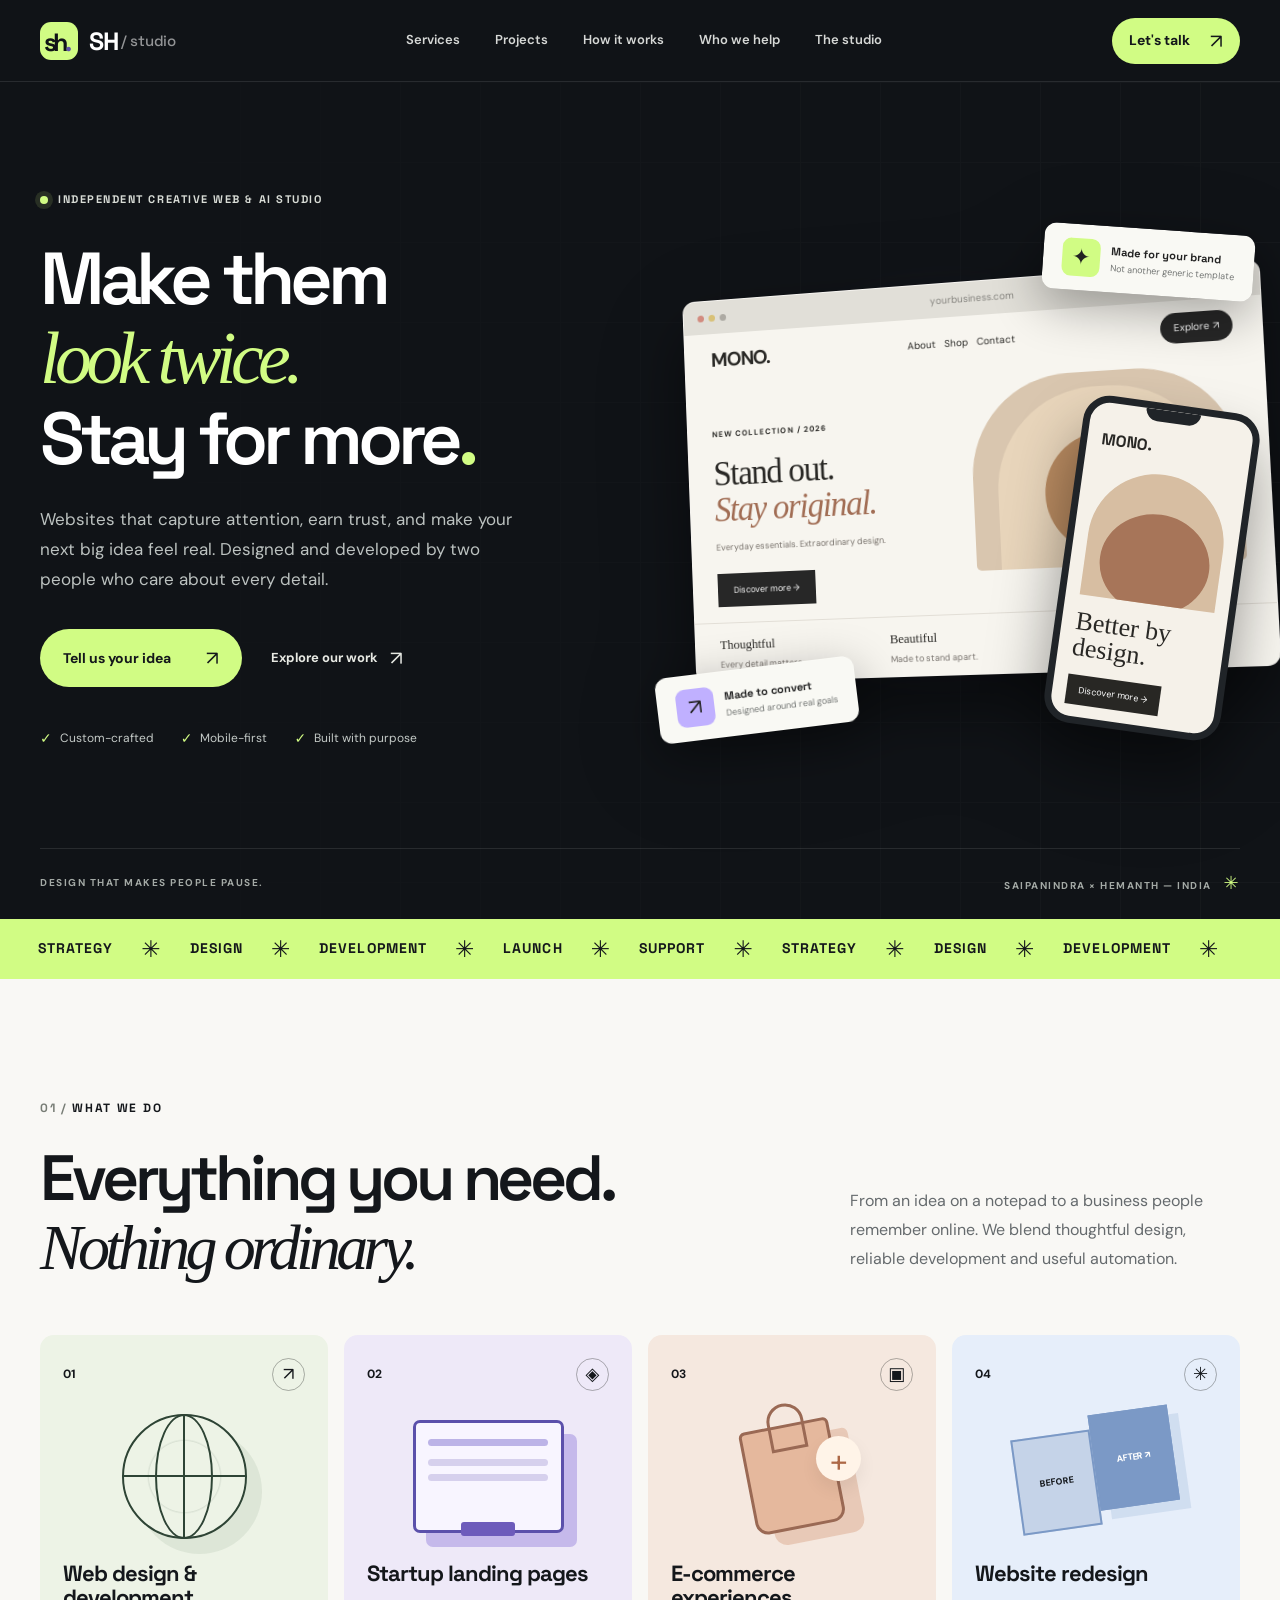
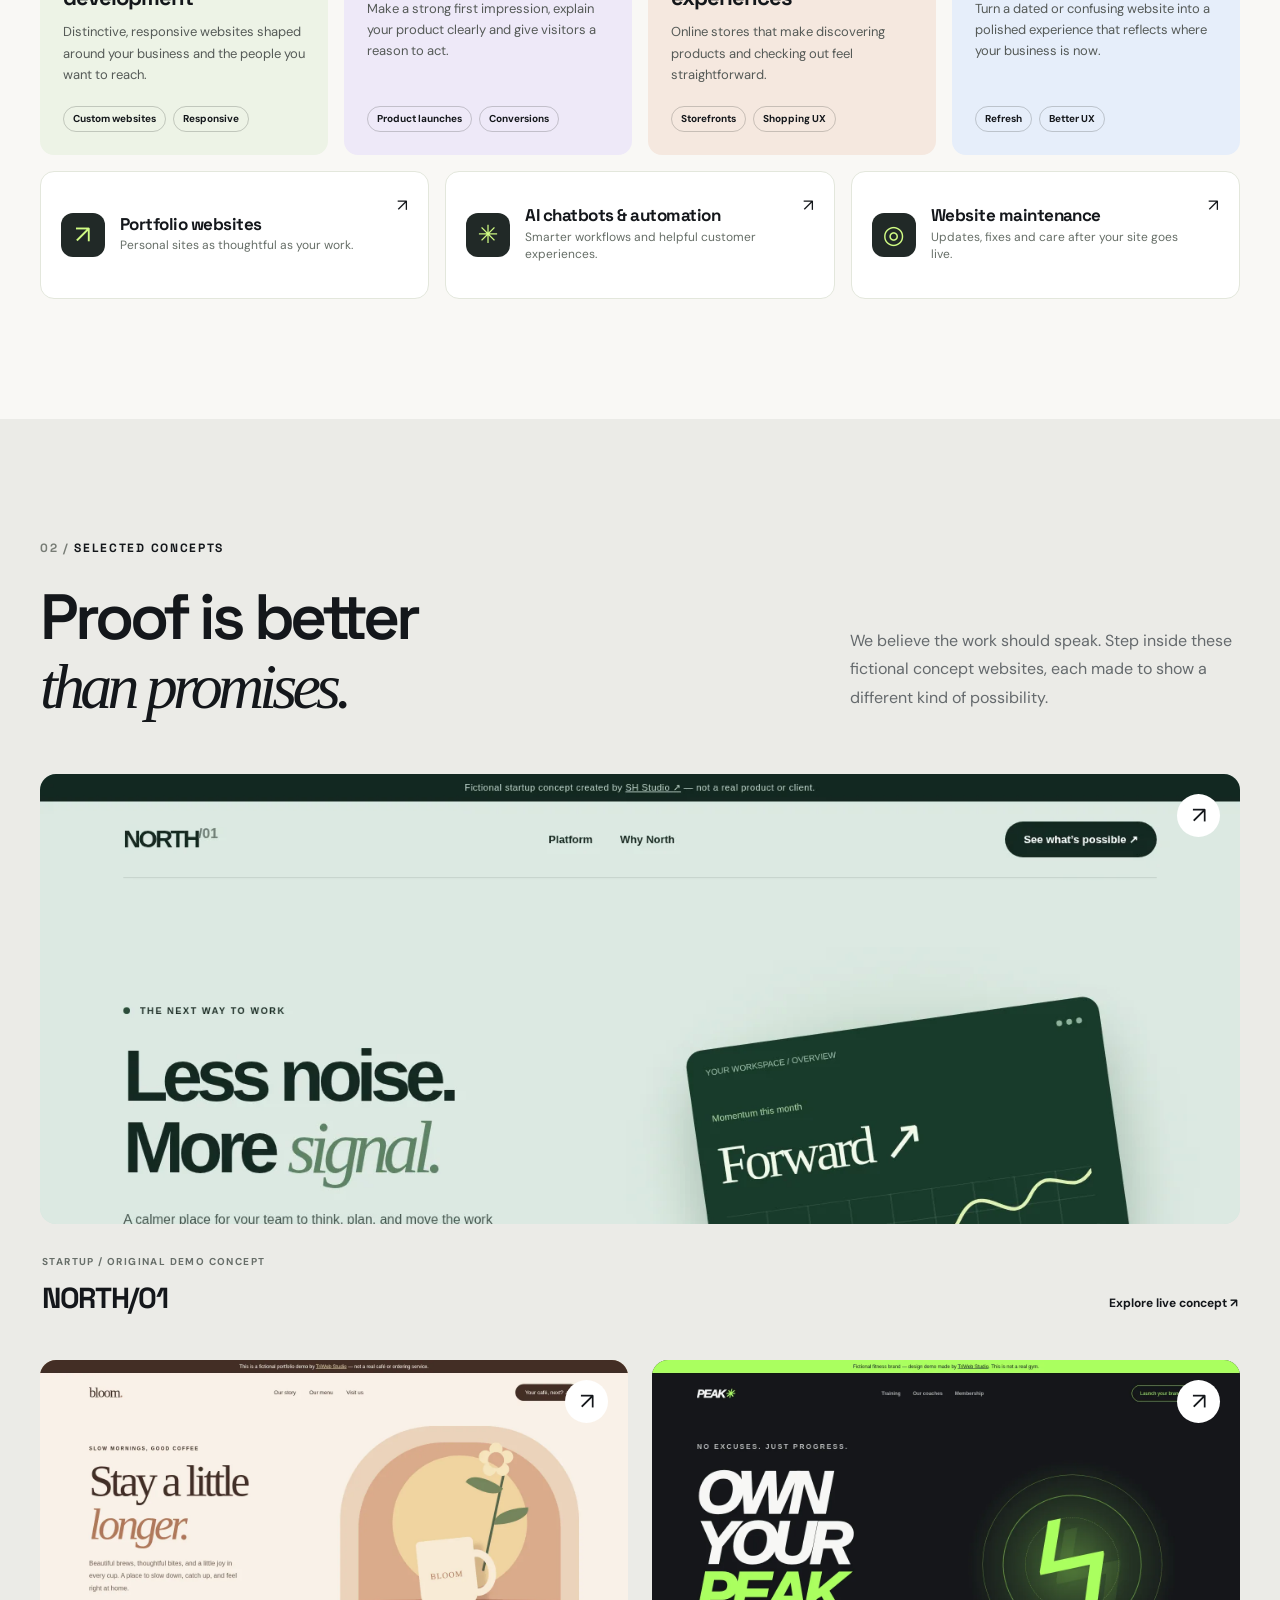
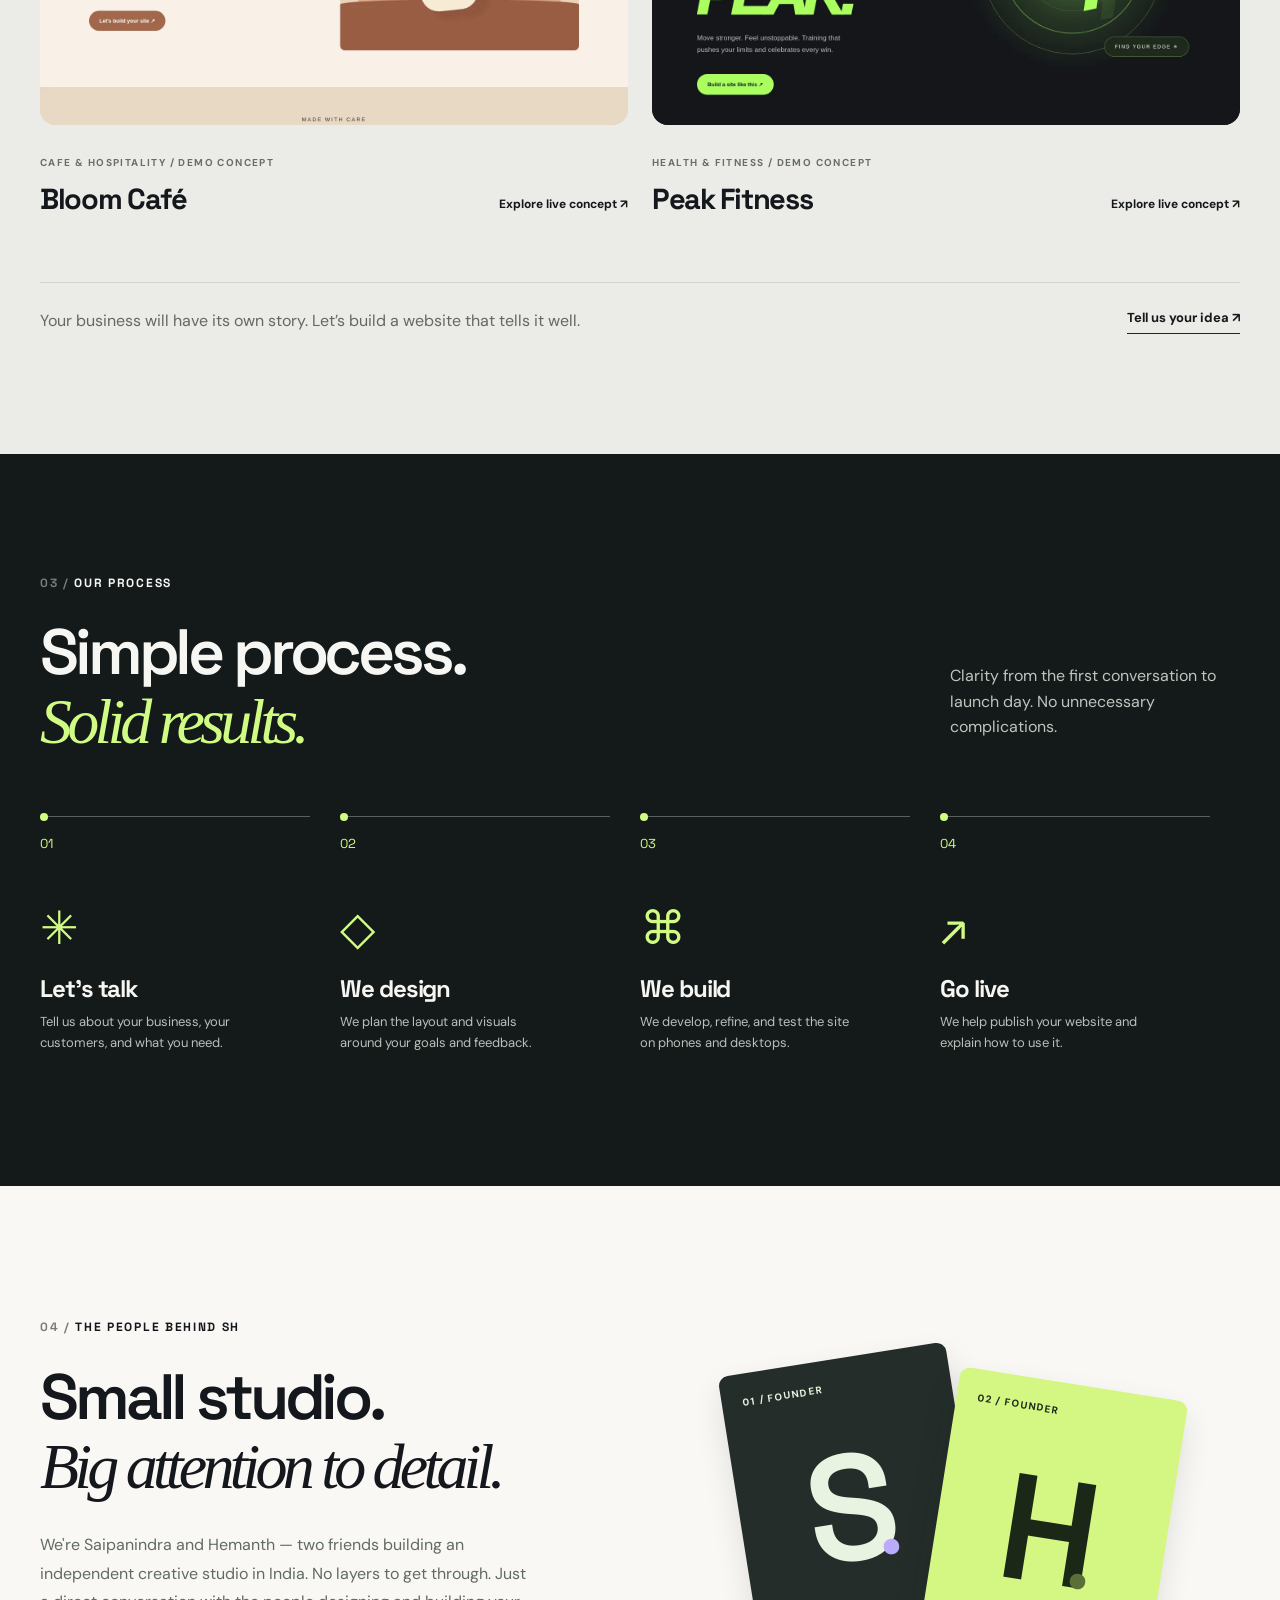
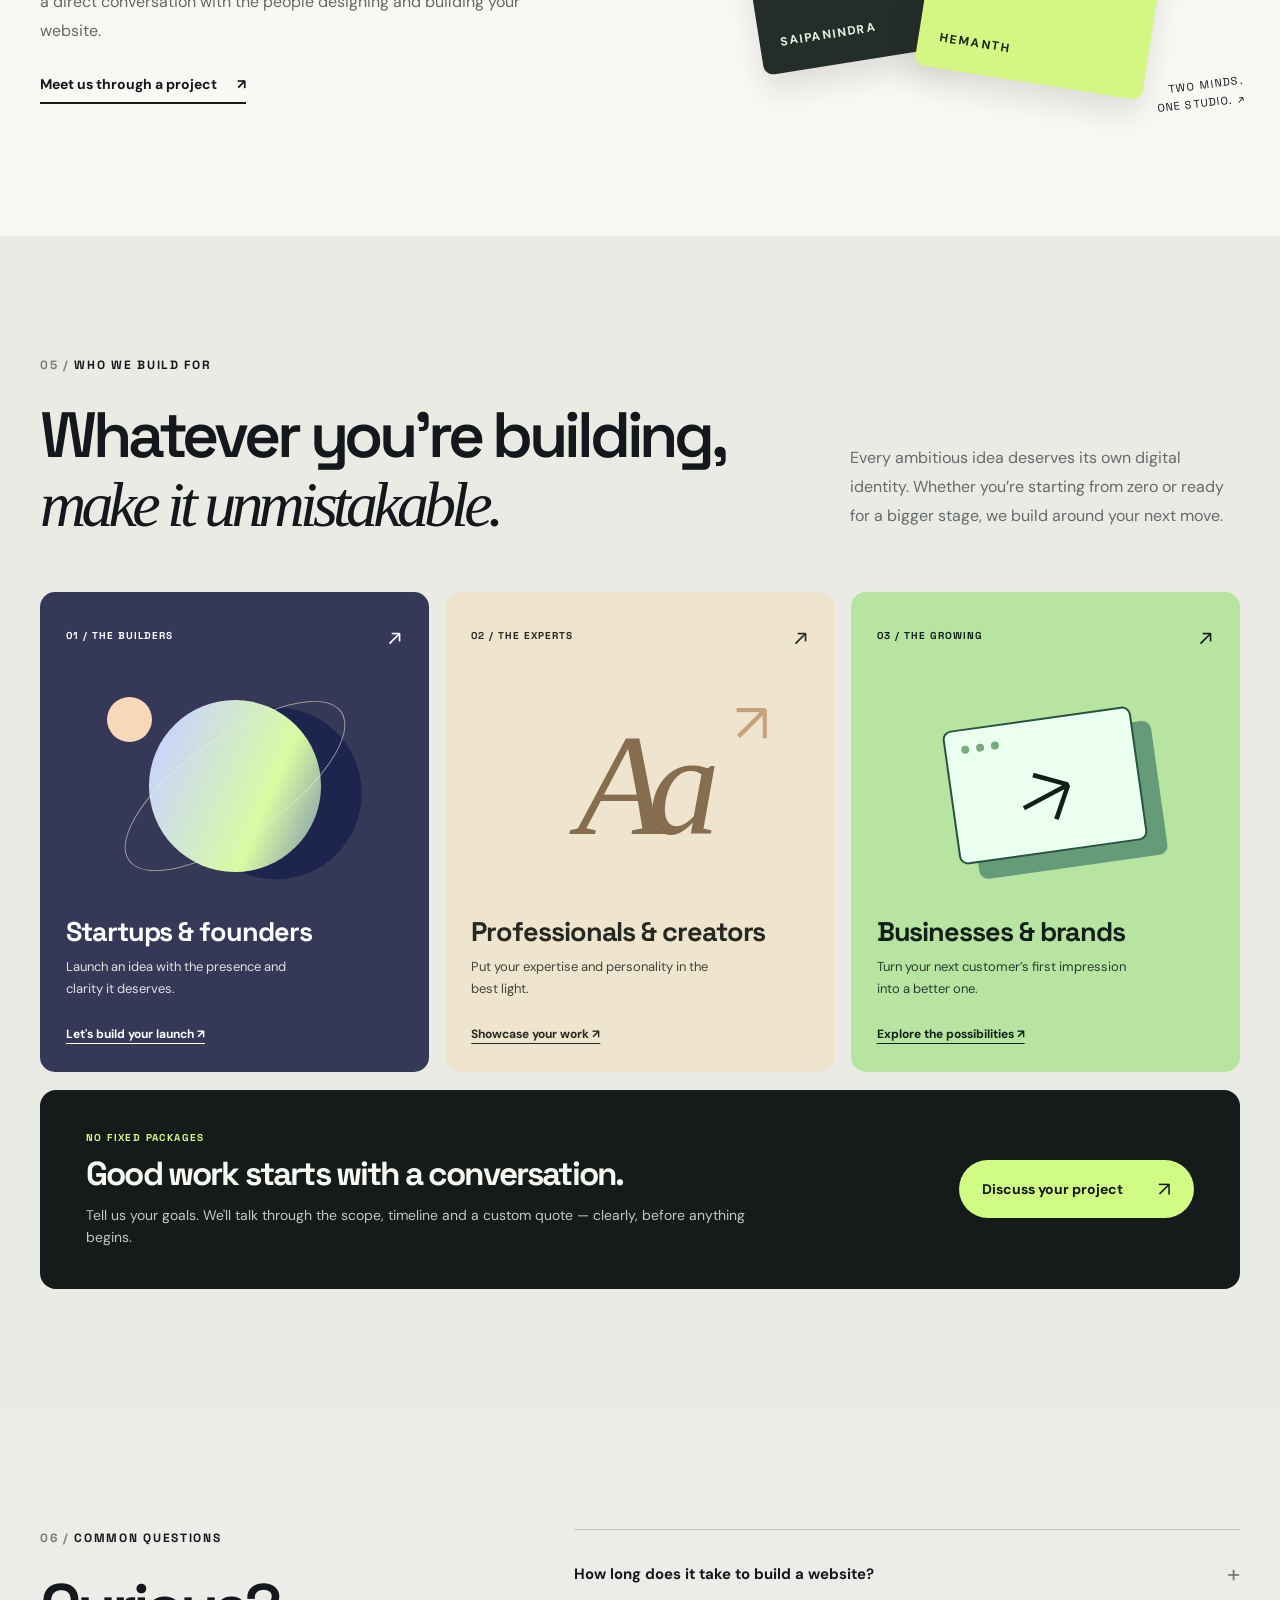
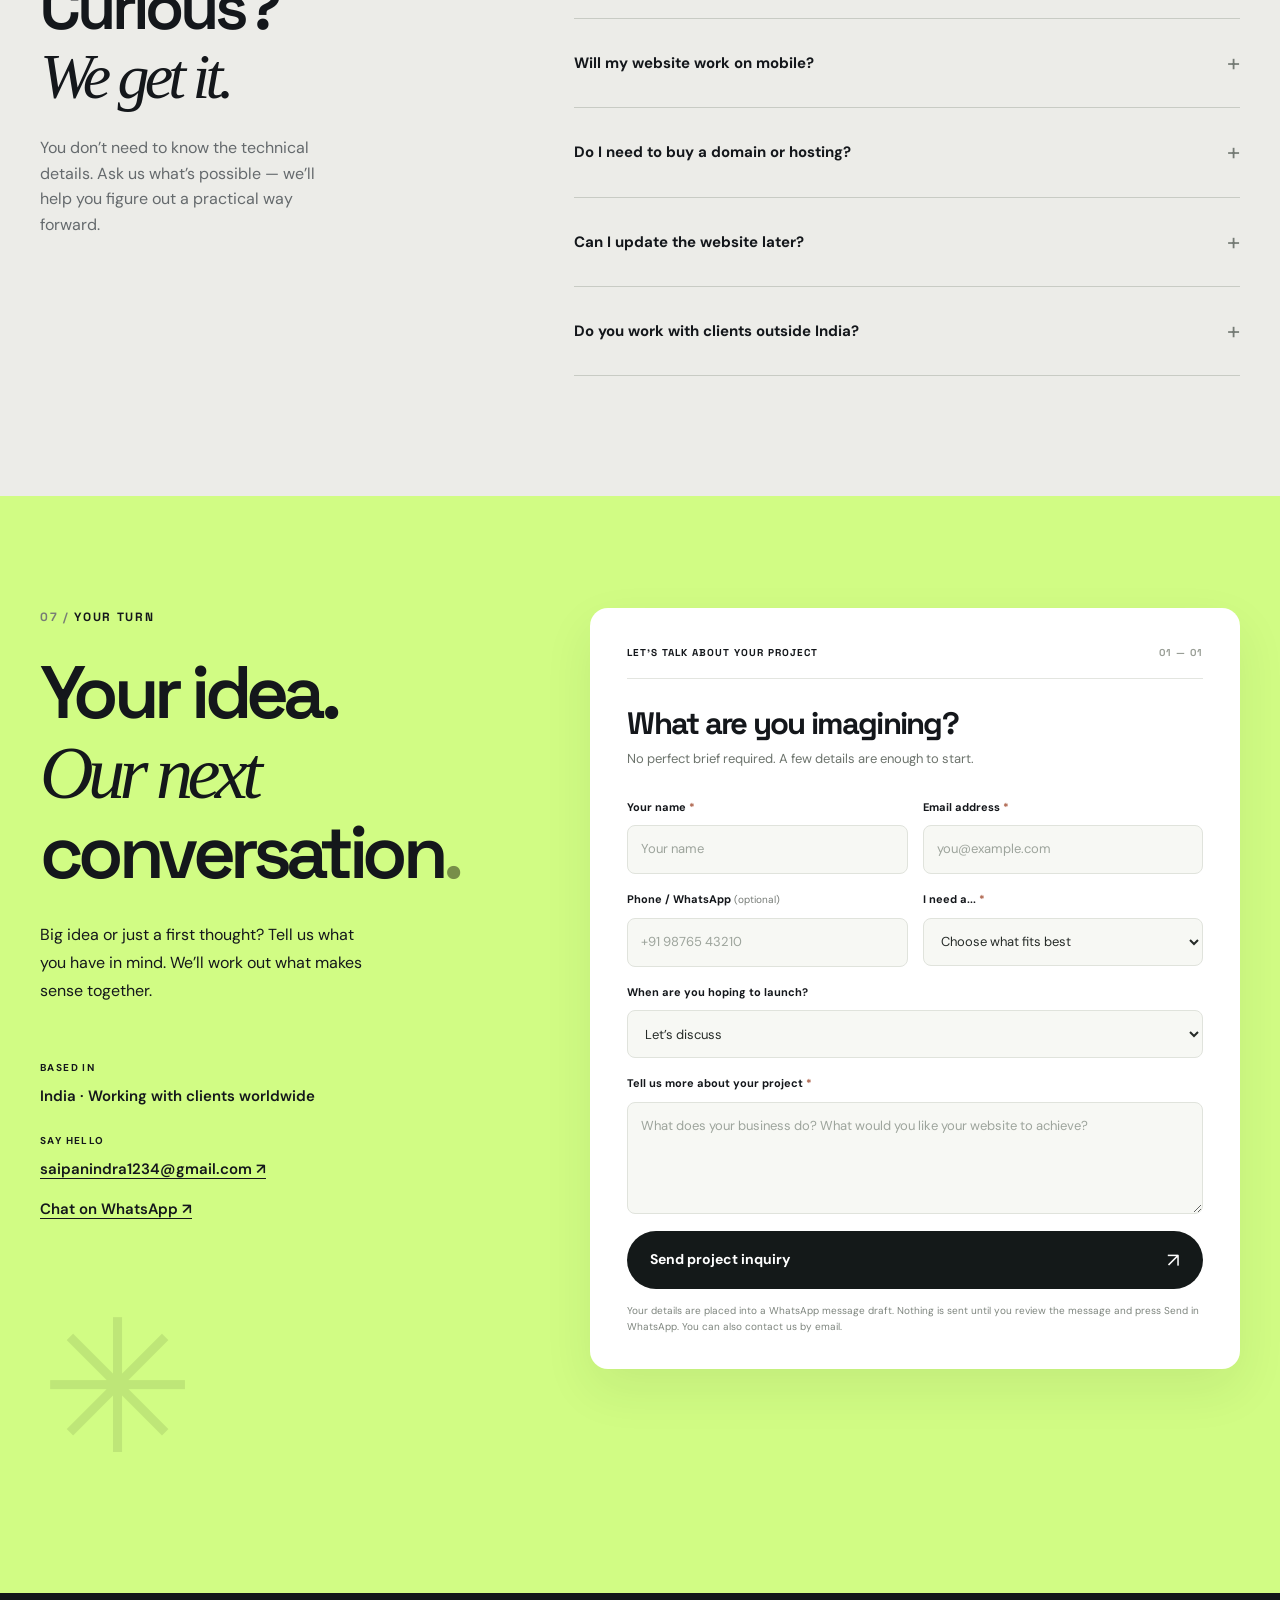
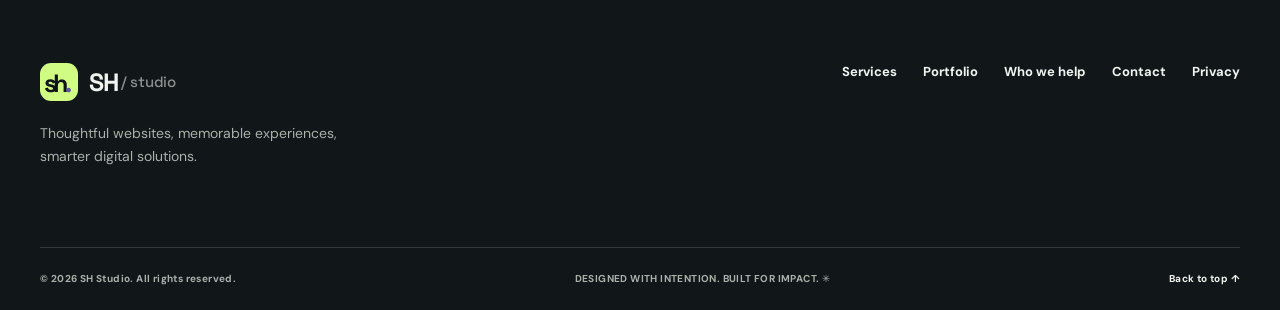
<file: index.html>
<!DOCTYPE html>

<html lang="en">
<head>
<meta charset="utf-8"/>
<meta content="width=device-width, initial-scale=1" name="viewport"/>
<meta content="#101317" name="theme-color"/>
<meta name="color-scheme" content="light"/>
<meta content="SH is an independent creative web &amp; AI studio founded by Saipanindra and Hemanth in India. Distinctive websites, e-commerce, AI automation and ongoing support for startups, professionals and growing brands." name="description"/>
<meta content="website" property="og:type"/>
<meta content="SH Studio" property="og:site_name"/>
<meta content="en_IN" property="og:locale"/>
<meta content="summary_large_image" name="twitter:card"/>
<meta content="SH — Creative websites. Built to be remembered." name="twitter:title"/>
<meta content="Independent creative web and AI studio in India. Thoughtful design, development and useful digital experiences." name="twitter:description"/>
<meta content="assets/og-sh-studio.png" property="og:image"/>
<meta content="assets/og-sh-studio.png" name="twitter:image"/>
<meta content="1200" property="og:image:width"/>
<meta content="630" property="og:image:height"/>
<meta content="SH Studio — Make them look twice. Stay for more." property="og:image:alt"/>
<meta content="SH — Creative websites. Built to be remembered." property="og:title"/>
<meta content="Independent creative web and AI studio. Thoughtful design, development, and intelligent experiences for ambitious brands." property="og:description"/>
<title>SH — Creative websites. Built to be remembered.</title>
<link href="assets/favicon.svg" rel="icon" type="image/svg+xml"/>
<link href="https://fonts.googleapis.com" rel="preconnect"/>
<link crossorigin="" href="https://fonts.gstatic.com" rel="preconnect"/>
<link href="https://fonts.googleapis.com/css2?family=DM+Sans:wght@400;500;600;700&amp;family=Space+Grotesk:wght@400;500;600;700&amp;display=swap" rel="stylesheet"/>
<link href="styles.css" rel="stylesheet"/>
<script defer="" src="site-config.js"></script>
<script defer="" src="script.js"></script>
</head>
<body>
<a class="skip-link" href="#main">Skip to content</a>
<header class="site-header" id="top">
<div class="container header-inner">
<a aria-label="SH Studio — back to top" class="brand" href="#top">
<span aria-hidden="true" class="brand-mark"><span class="sh-mark-letter">sh<span class="sh-mark-dot">.</span></span></span>
<span data-brand-short="">SH</span><span class="brand-sub">/ studio</span>
</a>
<nav aria-label="Main navigation" class="desktop-nav">
<a href="#services">Services</a>
<a href="#work">Projects</a>
<a href="#process">How it works</a>
<a href="#who-for">Who we help</a>
<a href="#studio">The studio</a></nav>
<a class="btn btn-small btn-lime header-cta" href="#contact">Let's talk <span aria-hidden="true">↗</span></a>
<button aria-controls="mobileNav" aria-expanded="false" aria-label="Open navigation" class="menu-toggle" id="menuToggle" type="button">
<span></span><span></span><span></span>
</button>
</div>
<nav aria-label="Mobile navigation" class="mobile-nav" hidden="" id="mobileNav">
<a href="#services">Services</a>
<a href="#work">Projects</a>
<a href="#process">How it works</a>
<a href="#who-for">Who we help</a>
<a href="#contact">Get a quote</a><a href="#studio">The studio</a>
</nav>
</header>
<main id="main">
<section class="hero">
<div class="hero-grid"></div>
<div class="container hero-inner">
<div class="hero-copy">
<span class="eyebrow eyebrow-dark"><span class="eyebrow-dot"></span> INDEPENDENT CREATIVE WEB &amp; AI STUDIO</span>
<h1>Make them<br/><em>look twice.</em><br/>Stay for more<span class="hero-period">.</span></h1>
<p class="hero-description">Websites that capture attention, earn trust, and make your next big idea feel real. Designed and developed by two people who care about every detail.</p>
<div class="hero-actions">
<a class="btn btn-lime" href="#contact">Tell us your idea <span aria-hidden="true">↗</span></a>
<a class="hero-secondary" href="#work">Explore our work <span aria-hidden="true">↗</span></a>
</div>
<div aria-label="What we prioritize" class="hero-features"><span><span class="check-badge">✓</span> Custom-crafted</span><span><span class="check-badge">✓</span> Mobile-first</span><span><span class="check-badge">✓</span> Built with purpose</span></div>
</div>
<div aria-label="Illustration of responsive websites" class="hero-visual">
<div class="hero-orbit orbit-one"></div><div class="hero-orbit orbit-two"></div>
<div class="floating-badge badge-top"><span class="badge-icon">✦</span><span><strong>Made for your brand</strong><small>Not another generic template</small></span></div>
<div class="mock-browser">
<div class="mock-browser-top"><div class="browser-dots"><i></i><i></i><i></i></div><span>yourbusiness.com</span><span class="browser-menu">☰</span></div>
<div class="mock-page">
<div class="mock-nav"><b>MONO.</b><span>About   Shop   Contact</span><span class="mock-nav-button">Explore ↗</span></div>
<div class="mock-main"><div class="mock-main-copy"><span>NEW COLLECTION / 2026</span><strong>Stand out.<br/><i>Stay original.</i></strong><p>Everyday essentials. Extraordinary design.</p><div class="mock-fake-button">Discover more →</div></div><div class="mock-main-art"><div class="mock-arch"><div class="mock-sun"></div><div class="mock-vase"><i></i></div></div></div></div>
<div class="mock-bottom"><div><b>Thoughtful</b><span>Every detail matters.</span></div><div><b>Beautiful</b><span>Made to stand apart.</span></div><div><b>Simple</b><span>Less, but better.</span></div></div>
</div>
</div>
<div class="mobile-preview"><div class="phone-top"></div><div class="phone-content"><b>MONO.</b><div class="mobile-arch"><div class="mobile-sun"></div></div><strong>Better by<br/>design.</strong><span>Discover more →</span></div></div>
<div class="floating-badge badge-bottom"><span class="badge-icon purple">↗</span><span><strong>Made to convert</strong><small>Designed around real goals</small></span></div>
</div>
</div>
<div class="container hero-footnote"><span>DESIGN THAT MAKES PEOPLE PAUSE.</span><span>SAIPANINDRA × HEMANTH — INDIA <span aria-hidden="true">✳</span></span></div>
</section>
<section aria-label="Studio strengths" class="ticker"><div class="ticker-inner"><span>STRATEGY <b>✳</b> DESIGN <b>✳</b> DEVELOPMENT <b>✳</b> LAUNCH <b>✳</b> SUPPORT <b>✳</b> STRATEGY <b>✳</b> DESIGN <b>✳</b> DEVELOPMENT <b>✳</b></span></div></section>
<section class="section section-services" id="services">
<div class="container">
<div class="section-heading two-col"><div><p class="section-kicker"><span>01 / </span> WHAT WE DO</p><h2>Everything you need.<br/><span class="serif-italic">Nothing ordinary.</span></h2></div><p class="heading-description">From an idea on a notepad to a business people remember online. We blend thoughtful design, reliable development and useful automation.</p></div>
<div class="service-grid">
<article class="service-card"><div class="service-top"><span class="service-num">01</span><span class="service-icon">↗</span></div><div class="service-shape shape-globe"><span></span><span></span><span></span></div><h3>Web design &amp; development</h3><p>Distinctive, responsive websites shaped around your business and the people you want to reach.</p><div class="service-tags"><span>Custom websites</span><span>Responsive</span></div></article>
<article class="service-card service-card-purple"><div class="service-top"><span class="service-num">02</span><span class="service-icon">◈</span></div><div class="service-shape shape-landing"><span class="landing-box"></span><span class="landing-line"></span><span class="landing-btn"></span></div><h3>Startup landing pages</h3><p>Make a strong first impression, explain your product clearly and give visitors a reason to act.</p><div class="service-tags"><span>Product launches</span><span>Conversions</span></div></article>
<article class="service-card service-card-peach"><div class="service-top"><span class="service-num">03</span><span class="service-icon">▣</span></div><div class="service-shape shape-commerce"><span class="shop-bag"><i></i></span><span class="shop-price">+</span></div><h3>E-commerce experiences</h3><p>Online stores that make discovering products and checking out feel straightforward.</p><div class="service-tags"><span>Storefronts</span><span>Shopping UX</span></div></article>
<article class="service-card service-card-blue"><div class="service-top"><span class="service-num">04</span><span class="service-icon">✳</span></div><div class="service-shape shape-redesign"><span>BEFORE</span><span>AFTER ↗</span></div><h3>Website redesign</h3><p>Turn a dated or confusing website into a polished experience that reflects where your business is now.</p><div class="service-tags"><span>Refresh</span><span>Better UX</span></div></article>
</div><div aria-label="More studio services" class="service-extras">
<a class="extra-service" data-service-cta="Portfolio website" href="#contact"><span class="extra-icon">↗</span><span><strong>Portfolio websites</strong><small>Personal sites as thoughtful as your work.</small></span><span class="extra-arrow">↗</span></a>
<a class="extra-service" data-service-cta="AI chatbot &amp; automation" href="#contact"><span class="extra-icon">✳</span><span><strong>AI chatbots &amp; automation</strong><small>Smarter workflows and helpful customer experiences.</small></span><span class="extra-arrow">↗</span></a>
<a class="extra-service" data-service-cta="Website maintenance" href="#contact"><span class="extra-icon">◎</span><span><strong>Website maintenance</strong><small>Updates, fixes and care after your site goes live.</small></span><span class="extra-arrow">↗</span></a>
</div>
</div>
</section>
<section class="section section-work" id="work">
<div class="container">
<div class="section-heading two-col"><div><p class="section-kicker"><span>02 / </span> SELECTED CONCEPTS</p><h2>Proof is better<br/><span class="serif-italic">than promises.</span></h2></div><p class="heading-description">We believe the work should speak. Step inside these fictional concept websites, each made to show a different kind of possibility.</p></div>
<div class="work-grid"><a aria-label="Open NORTH/01 startup website concept in a new tab" class="work-card work-card-startup" href="demos/north01.html" rel="noopener noreferrer" target="_blank">
<div class="work-art work-art-startup"><img alt="Preview of the NORTH/01 startup software concept website" decoding="async" height="900" width="1440" loading="lazy" src="assets/north01-preview.webp"/><span aria-hidden="true" class="work-open">↗</span></div>
<div class="work-meta"><div><span class="work-type">STARTUP / ORIGINAL DEMO CONCEPT</span><h3>NORTH/01</h3></div><span class="work-link">Explore live concept ↗</span></div></a>
<a aria-label="Open Bloom Cafe website concept in new tab" class="work-card" href="demos/bloom-cafe.html" rel="noopener noreferrer" target="_blank">
<div class="work-art work-art-cafe"><img alt="Preview of the Bloom Cafe concept website" decoding="async" height="900" width="1440" loading="lazy" src="assets/bloom-preview.webp"/><span aria-hidden="true" class="work-open">↗</span></div>
<div class="work-meta"><div><span class="work-type">CAFE &amp; HOSPITALITY / DEMO CONCEPT</span><h3>Bloom Café</h3></div><span class="work-link">Explore live concept ↗</span></div>
</a>
<a aria-label="Open Peak Fitness website concept in new tab" class="work-card" href="demos/peak-fitness.html" rel="noopener noreferrer" target="_blank">
<div class="work-art work-art-fitness"><img alt="Preview of the Peak Fitness concept website" decoding="async" height="900" width="1440" loading="lazy" src="assets/peak-preview.webp"/><span aria-hidden="true" class="work-open">↗</span></div>
<div class="work-meta"><div><span class="work-type">HEALTH &amp; FITNESS / DEMO CONCEPT</span><h3>Peak Fitness</h3></div><span class="work-link">Explore live concept ↗</span></div>
</a>
</div>
<div class="work-footer"><p>Your business will have its own story. Let’s build a website that tells it well.</p><a href="#contact">Tell us your idea <span aria-hidden="true">↗</span></a></div>
</div>
</section>
<section class="section section-process" id="process"><div class="container"><div class="process-top"><div><p class="section-kicker"><span>03 / </span> OUR PROCESS</p><h2>Simple process.<br/><span class="serif-italic">Solid results.</span></h2></div><p>Clarity from the first conversation to launch day. No unnecessary complications.</p></div><div class="process-grid">
<div class="process-step"><div class="process-line"><span>01</span></div><div class="process-symbol">✳</div><h3>Let's talk</h3><p>Tell us about your business, your customers, and what you need.</p></div>
<div class="process-step"><div class="process-line"><span>02</span></div><div class="process-symbol">◇</div><h3>We design</h3><p>We plan the layout and visuals around your goals and feedback.</p></div>
<div class="process-step"><div class="process-line"><span>03</span></div><div class="process-symbol">⌘</div><h3>We build</h3><p>We develop, refine, and test the site on phones and desktops.</p></div>
<div class="process-step"><div class="process-line"><span>04</span></div><div class="process-symbol">↗</div><h3>Go live</h3><p>We help publish your website and explain how to use it.</p></div>
</div></div></section><section class="section section-founders" id="studio"><div class="container founders-layout"><div class="founders-heading"><p class="section-kicker"><span>04 / </span> THE PEOPLE BEHIND SH</p><h2>Small studio.<br/><span class="serif-italic">Big attention to detail.</span></h2><p>We're Saipanindra and Hemanth — two friends building an independent creative studio in India. No layers to get through. Just a direct conversation with the people designing and building your website.</p><a class="founders-link" href="#contact">Meet us through a project <span aria-hidden="true">↗</span></a></div><div aria-label="Founders Saipanindra and Hemanth" class="founders-art"><div class="founder-card founder-one"><span class="founder-serial">01 / FOUNDER</span><strong>S<span>.</span></strong><span>SAIPANINDRA</span></div><div class="founder-card founder-two"><span class="founder-serial">02 / FOUNDER</span><strong>H<span>.</span></strong><span>HEMANTH</span></div><div class="founder-stamp">TWO MINDS.<br/>ONE STUDIO. ↗</div></div></div></section>
<section class="section section-audience" id="who-for">
<div class="container">
<div class="section-heading two-col"><div><p class="section-kicker"><span>05 / </span> WHO WE BUILD FOR</p><h2>Whatever you’re building,<br/><span class="serif-italic">make it unmistakable.</span></h2></div><p class="heading-description">Every ambitious idea deserves its own digital identity. Whether you’re starting from zero or ready for a bigger stage, we build around your next move.</p></div>
<div class="audience-grid">
<a class="audience-card audience-startups" data-service-cta="Startup landing page" href="#contact"><div class="audience-top"><span>01 / THE BUILDERS</span><span>↗</span></div><div class="audience-art"><span class="art-disc"></span><span class="art-disc-small"></span><span class="art-orbit"></span></div><div><h3>Startups &amp; founders</h3><p>Launch an idea with the presence and clarity it deserves.</p><span class="audience-cta">Let's build your launch ↗</span></div></a>
<a class="audience-card audience-professionals" data-service-cta="Portfolio website" href="#contact"><div class="audience-top"><span>02 / THE EXPERTS</span><span>↗</span></div><div class="audience-art"><span class="art-type">Aa<span>↗</span></span></div><div><h3>Professionals &amp; creators</h3><p>Put your expertise and personality in the best light.</p><span class="audience-cta">Showcase your work ↗</span></div></a>
<a class="audience-card audience-business" data-service-cta="Business website" href="#contact"><div class="audience-top"><span>03 / THE GROWING</span><span>↗</span></div><div class="audience-art"><span class="art-window"><i></i><i></i><i></i><b>→</b></span></div><div><h3>Businesses &amp; brands</h3><p>Turn your next customer’s first impression into a better one.</p><span class="audience-cta">Explore the possibilities ↗</span></div></a>
</div>
<div class="quote-band"><div><p class="section-kicker"><span>NO FIXED PACKAGES</span></p><h3>Good work starts with a conversation.</h3><p>Tell us your goals. We'll talk through the scope, timeline and a custom quote — clearly, before anything begins.</p></div><a class="btn btn-lime" href="#contact">Discuss your project <span aria-hidden="true">↗</span></a></div>
</div></section>
<section class="section section-faq"><div class="container faq-grid"><div><p class="section-kicker"><span>06 / </span> COMMON QUESTIONS</p><h2>Curious?<br/><span class="serif-italic">We get it.</span></h2><p class="faq-intro">You don’t need to know the technical details. Ask us what’s possible — we’ll help you figure out a practical way forward.</p></div><div class="faq-items">
<details><summary>How long does it take to build a website? <span>+</span></summary><p>A simple landing page may take a few days once content is ready. Multi-page websites and stores can take longer. We'll agree on a timeline before starting.</p></details>
<details><summary>Will my website work on mobile? <span>+</span></summary><p>Yes. We design for phones, tablets, and desktops and test responsive layouts before delivery.</p></details>
<details><summary>Do I need to buy a domain or hosting? <span>+</span></summary><p>Most websites need a domain and a hosting arrangement. We'll explain your options; these services may be charged separately.</p></details>
<details><summary>Can I update the website later? <span>+</span></summary><p>That depends on the type of site. We can discuss an easy-to-edit content management system or provide guidance for basic changes.</p></details>
<details><summary>Do you work with clients outside India? <span>+</span></summary><p>Yes, we can discuss remote projects with clients in other countries. Currency, scope, and payment milestones are agreed before work begins.</p></details>
</div></div></section>
<section class="contact-section" id="contact"><div class="container contact-layout"><div class="contact-copy"><p class="section-kicker"><span>07 / </span> YOUR TURN</p><h2>Your idea.<br/><em>Our next</em><br/>conversation<span>.</span></h2><p>Big idea or just a first thought? Tell us what you have in mind. We’ll work out what makes sense together.</p><div class="contact-detail"><span class="contact-detail-label">BASED IN</span><strong data-location="">Hyderabad, India · Working worldwide</strong></div><div class="contact-detail"><span class="contact-detail-label">SAY HELLO</span><a hidden="" href="#contact" id="contactEmailLink">Contact us by email ↗</a><a class="contact-whatsapp" hidden="" href="#contact" id="contactWhatsappLink">Chat on WhatsApp ↗</a><span id="contactEmailPending">Or use the project enquiry form to start a conversation.</span></div><div aria-hidden="true" class="contact-decoration">✳</div></div>
<div class="contact-panel"><div class="contact-panel-header"><span class="panel-eyebrow">LET’S TALK ABOUT YOUR PROJECT</span><span class="panel-step">01 — 01</span></div><h3>What are you imagining?</h3><p class="form-caption">No perfect brief required. A few details are enough to start.</p>
<form action="thank-you.html" data-netlify="true" id="inquiryForm" method="POST" name="project-enquiry" netlify-honeypot="bot-field"><input name="form-name" type="hidden" value="project-enquiry"/><p class="visually-hidden"><label>Do not fill this out: <input autocomplete="off" name="bot-field" tabindex="-1"/></label></p>
<div class="form-row"><div class="field"><label for="clientName">Your name <span>*</span></label><input autocomplete="name" id="clientName" maxlength="100" name="name" placeholder="Your name" required=""/></div><div class="field"><label for="clientEmail">Email address <span>*</span></label><input autocomplete="email" id="clientEmail" maxlength="150" name="email" placeholder="you@example.com" required="" type="email"/></div></div>
<div class="form-row"><div class="field"><label for="clientPhone">Phone / WhatsApp <small>(optional)</small></label><input autocomplete="tel" id="clientPhone" inputmode="tel" maxlength="35" name="phone" placeholder="+91 98765 43210" type="tel"/></div><div class="field"><label for="projectType">I need a... <span>*</span></label><select id="projectType" name="projectType" required=""><option value="">Choose what fits best</option><option>Web design &amp; development</option><option>Business website</option><option>Startup landing page</option><option>E-commerce website</option><option>Website redesign</option><option>Portfolio website</option><option>AI chatbot &amp; automation</option><option>Website maintenance</option><option>Not sure yet</option></select></div></div>
<div class="field"><label for="projectTimeline">When are you hoping to launch?</label><select id="projectTimeline" name="timeline"><option value="Let’s discuss">Let’s discuss</option><option>As soon as practical</option><option>Within 1–2 months</option><option>Still exploring</option></select></div>
<div class="field"><label for="projectMessage">Tell us more about your project <span>*</span></label><textarea id="projectMessage" maxlength="2000" name="message" placeholder="What does your business do? What would you like your website to achieve?" required="" rows="4"></textarea></div>
<div class="form-actions"><button class="btn btn-dark btn-form" id="inquirySubmit" type="submit">Send project inquiry <span aria-hidden="true">↗</span></button><p aria-live="polite" class="form-notice" id="formNotice" role="status"></p></div>
<p class="form-footnote">Your details are placed into a WhatsApp message draft. Nothing is sent until you review the message and press Send in WhatsApp. You can also contact us by email.</p>
</form>
</div>
</div></section>
</main>
<footer class="site-footer"><div class="container"><div class="footer-main"><div><a aria-label="SH Studio — back to top" class="footer-brand" href="#top"><span aria-hidden="true" class="brand-mark"><span class="sh-mark-letter">sh<span class="sh-mark-dot">.</span></span></span><span data-brand-short="">SH</span><span class="brand-sub">/ studio</span></a><p data-tagline="">Thoughtful websites, memorable experiences and smarter digital solutions. Founded by Saipanindra &amp; Hemanth.</p></div><div class="footer-links"><a href="#services">Services</a><a href="#work">Portfolio</a><a href="#who-for">Who we help</a><a href="#contact">Contact</a><a href="privacy.html">Privacy</a></div></div><div class="footer-bottom"><span>© <span id="copyrightYear">2026</span> <span data-business-name="">SH Studio</span>. All rights reserved.</span><span>DESIGNED WITH INTENTION. BUILT FOR IMPACT. ✳</span><a href="#top">Back to top ↑</a></div></div></footer>
</body>
</html>
</file>
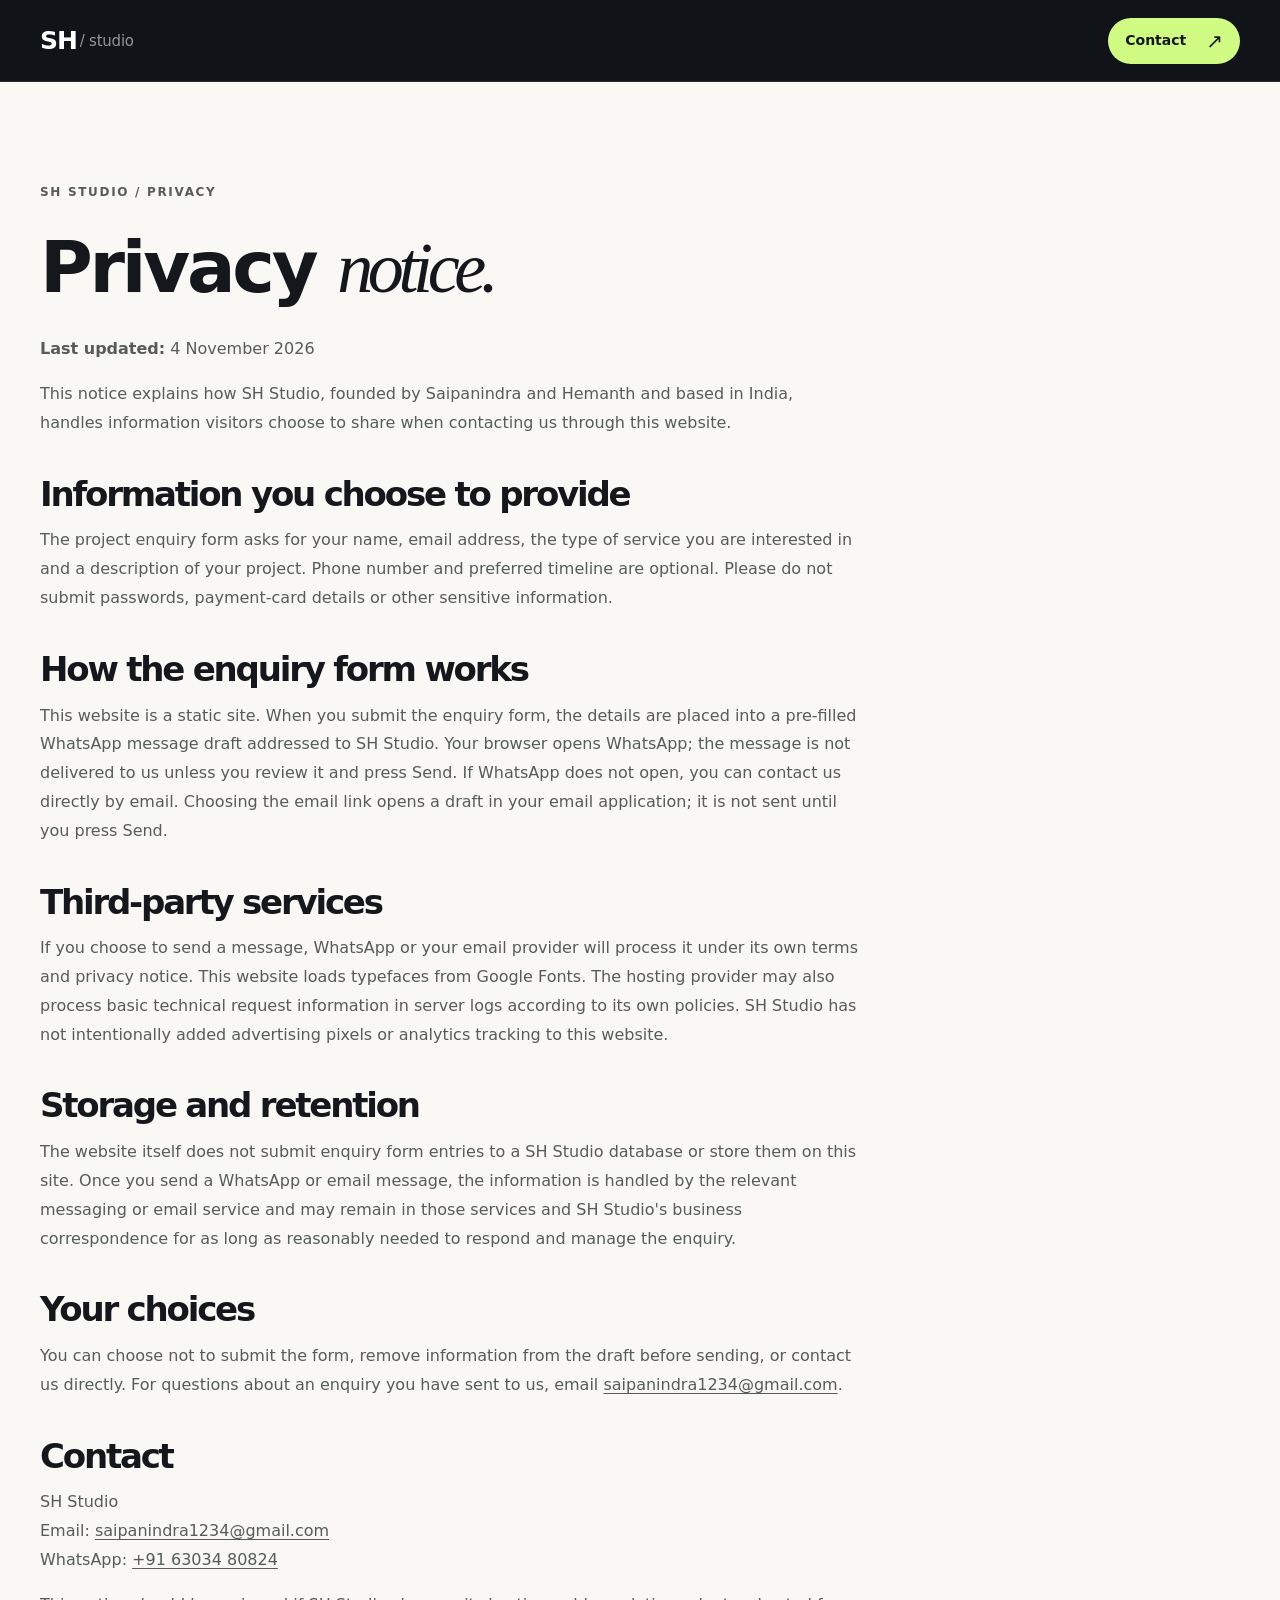
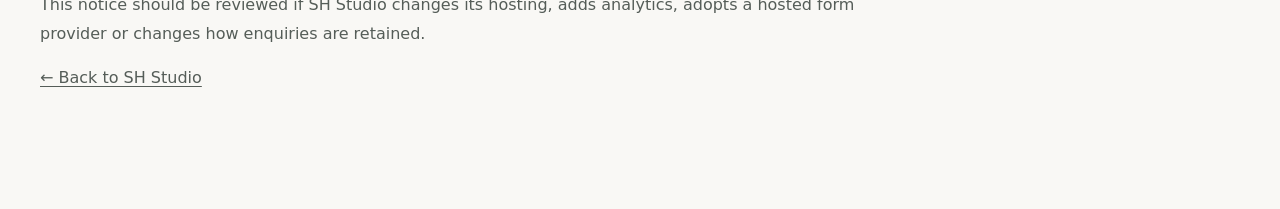
<file: privacy.html>
<!doctype html>
<html lang="en">
<head>
  <meta charset="utf-8">
  <meta name="viewport" content="width=device-width, initial-scale=1">
  <meta name="robots" content="noindex,follow">
  <meta name="theme-color" content="#101317">
  <title>Privacy notice — SH Studio</title>
  <link rel="icon" href="assets/favicon.svg" type="image/svg+xml">
  <link rel="stylesheet" href="styles.css">
  <style>
    .policy { min-height:100vh; background:var(--paper); padding:clamp(48px,8vw,100px) 0; }
    .policy article { max-width:820px; }
    .policy h1 { font-size:clamp(42px,7vw,72px); margin:18px 0 28px; }
    .policy h2 { font-size:clamp(24px,4vw,34px); margin:38px 0 14px; }
    .policy p,.policy li { color:#555d58; line-height:1.8; }
    .policy a { text-decoration:underline; text-underline-offset:3px; }
  </style>
</head>
<body>
  <a class="skip-link" href="#main">Skip to content</a>
  <header class="site-header"><div class="container header-inner">
    <a class="brand" href="index.html" aria-label="SH Studio home"><span data-brand-short>SH</span><span class="brand-sub">/ studio</span></a>
    <a class="btn btn-small btn-lime" href="index.html#contact">Contact <span aria-hidden="true">↗</span></a>
  </div></header>
  <main id="main" class="policy"><div class="container"><article>
    <p class="section-kicker">SH STUDIO / PRIVACY</p>
    <h1>Privacy <span class="serif-italic">notice.</span></h1>
    <p><strong>Last updated:</strong> 4 November 2026</p>
    <p>This notice explains how SH Studio, founded by Saipanindra and Hemanth and based in India, handles information visitors choose to share when contacting us through this website.</p>
    <h2>Information you choose to provide</h2>
    <p>The project enquiry form asks for your name, email address, the type of service you are interested in and a description of your project. Phone number and preferred timeline are optional. Please do not submit passwords, payment-card details or other sensitive information.</p>
    <h2>How the enquiry form works</h2>
    <p>This website is a static site. When you submit the enquiry form, the details are placed into a pre-filled WhatsApp message draft addressed to SH Studio. Your browser opens WhatsApp; the message is not delivered to us unless you review it and press Send. If WhatsApp does not open, you can contact us directly by email. Choosing the email link opens a draft in your email application; it is not sent until you press Send.</p>
    <h2>Third-party services</h2>
    <p>If you choose to send a message, WhatsApp or your email provider will process it under its own terms and privacy notice. This website loads typefaces from Google Fonts. The hosting provider may also process basic technical request information in server logs according to its own policies. SH Studio has not intentionally added advertising pixels or analytics tracking to this website.</p>
    <h2>Storage and retention</h2>
    <p>The website itself does not submit enquiry form entries to a SH Studio database or store them on this site. Once you send a WhatsApp or email message, the information is handled by the relevant messaging or email service and may remain in those services and SH Studio's business correspondence for as long as reasonably needed to respond and manage the enquiry.</p>
    <h2>Your choices</h2>
    <p>You can choose not to submit the form, remove information from the draft before sending, or contact us directly. For questions about an enquiry you have sent to us, email <a href="mailto:saipanindra1234@gmail.com">saipanindra1234@gmail.com</a>.</p>
    <h2>Contact</h2>
    <p>SH Studio<br>Email: <a href="mailto:saipanindra1234@gmail.com">saipanindra1234@gmail.com</a><br>WhatsApp: <a href="https://wa.me/916303480824" target="_blank" rel="noopener noreferrer">+91 63034 80824</a></p>
    <p>This notice should be reviewed if SH Studio changes its hosting, adds analytics, adopts a hosted form provider or changes how enquiries are retained.</p>
    <p><a href="index.html">← Back to SH Studio</a></p>
  </article></div></main>
</body>
</html>
</file>
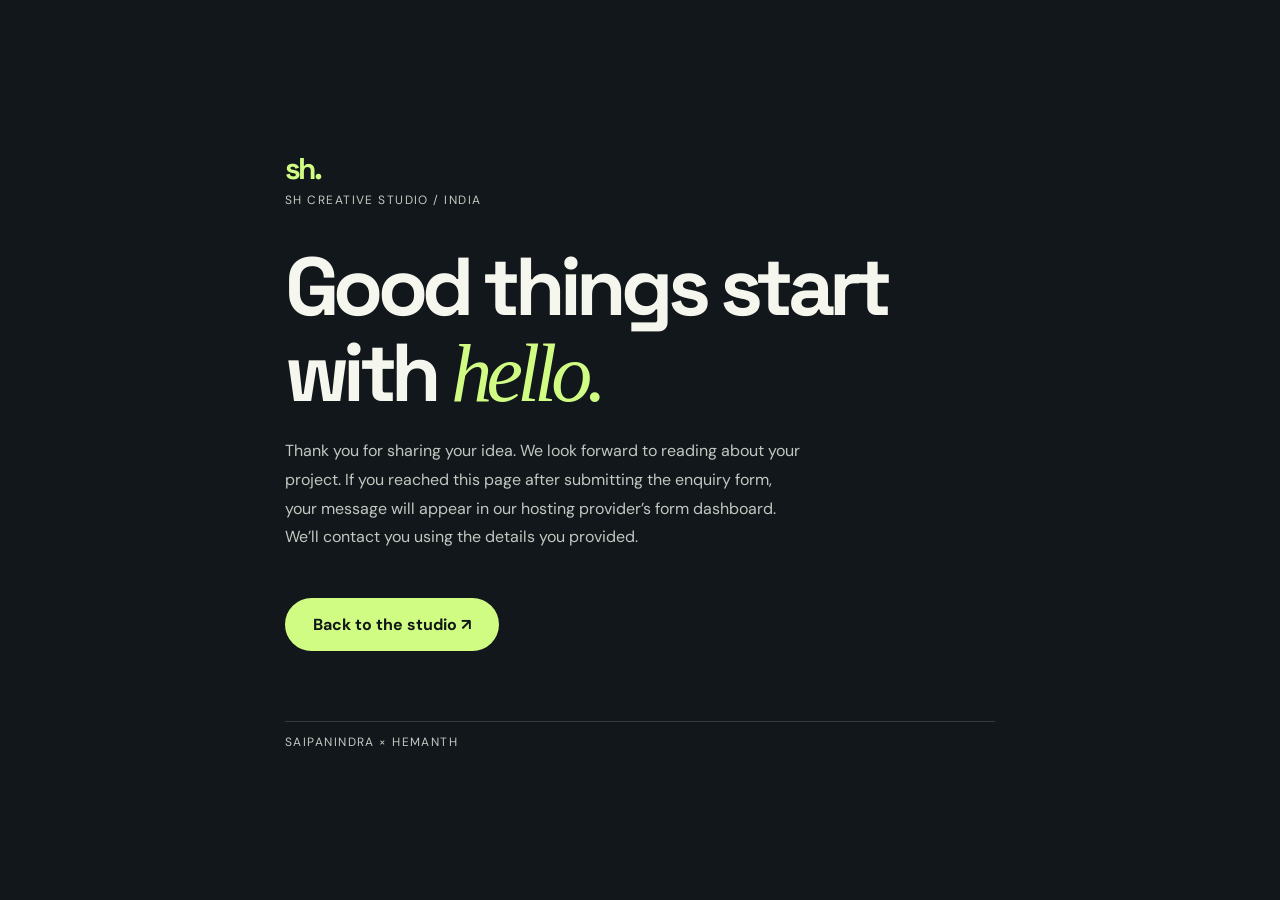
<file: thank-you.html>
<!DOCTYPE html><html lang="en"><head><meta charset="utf-8"><meta name="viewport" content="width=device-width, initial-scale=1"><meta name="robots" content="noindex"><title>Thank you — SH Studio</title><link href="https://fonts.googleapis.com/css2?family=DM+Sans:wght@400;600;700&family=Space+Grotesk:wght@500;600;700&display=swap" rel="stylesheet"><style>*{box-sizing:border-box}body{margin:0;background:#11171a;color:#f5f6ee;font-family:'DM Sans',sans-serif;min-height:100vh;display:grid;place-items:center;padding:30px}.box{max-width:710px;width:100%}.mark{font-family:'Space Grotesk';font-size:30px;font-weight:700;letter-spacing:-.09em;color:#d1fc84}small{font-size:12px;color:#c3cac2;letter-spacing:.12em}h1{font-family:'Space Grotesk';font-size:clamp(42px,9vw,82px);line-height:1.05;letter-spacing:-.07em;margin:35px 0 20px}h1 em{font-family:Georgia,serif;font-weight:400;color:#d1fc84}p{color:#c1c8c1;line-height:1.8;max-width:520px}a{display:inline-block;background:#d1fc84;color:#101716;padding:16px 28px;border-radius:100px;text-decoration:none;font-weight:700;margin-top:30px}hr{border:0;border-top:1px solid #ffffff25;margin-top:70px}</style></head><body><main class="box"><div class="mark">sh.</div><small>SH CREATIVE STUDIO / INDIA</small><h1>Good things start with <em>hello.</em></h1><p>Thank you for sharing your idea. We look forward to reading about your project. If you reached this page after submitting the enquiry form, your message will appear in our hosting provider’s form dashboard. We’ll contact you using the details you provided.</p><a href="index.html">Back to the studio ↗</a><hr><small>SAIPANINDRA × HEMANTH</small></main></body></html>
</file>
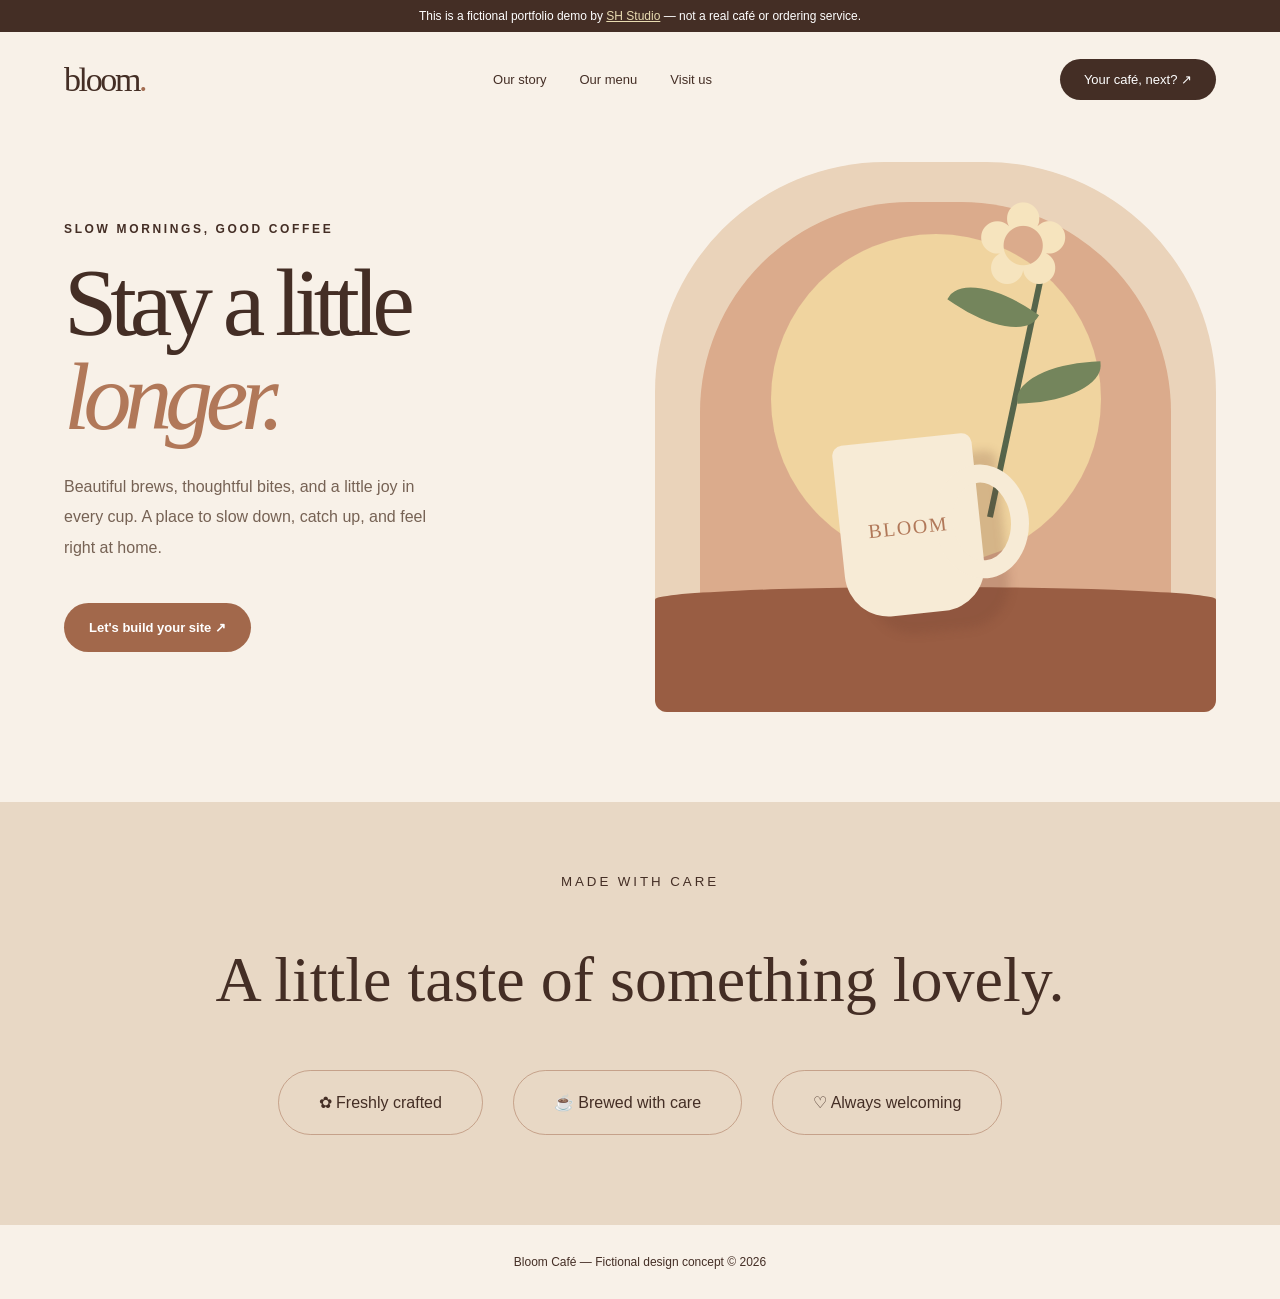
<file: demos/bloom-cafe.html>
<!doctype html><html lang="en"><head><meta charset="utf-8"><meta name="viewport" content="width=device-width,initial-scale=1"><title>Bloom Café — Website Concept</title><style>
*{box-sizing:border-box}body{margin:0;background:#f8f1e8;color:#442e25;font-family:Arial,Helvetica,sans-serif}.wrap{width:min(1200px,90%);margin:auto}.concept-note{background:#442e25;color:#fff;padding:9px;text-align:center;font-size:12px}.concept-note a{color:#e8dbb1}nav{height:95px;display:flex;align-items:center;justify-content:space-between;gap:20px}nav .logo{font-family:Georgia,serif;font-size:34px;letter-spacing:-.07em}nav .logo span{color:#a36c50}nav .links{display:flex;gap:33px;font-size:13px}nav .button{padding:13px 24px;border-radius:35px;background:#442e25;color:#fff;font-size:13px;text-decoration:none}.hero{display:grid;grid-template-columns:1fr 1fr;align-items:center;gap:30px;min-height:600px;padding:35px 0 90px}.kicker{font-size:12px;font-weight:700;letter-spacing:.22em}.hero h1{font:normal clamp(65px,7.5vw,116px)/.98 Georgia,serif;letter-spacing:-.075em;margin:20px 0 28px}.hero h1 em{color:#b17859}.hero p{line-height:1.9;max-width:375px;color:#766254;font-size:16px}.cta{display:inline-block;background:#a2684b;color:#fff;border-radius:35px;padding:17px 25px;margin-top:24px;text-decoration:none;font-weight:700;font-size:13px}.hero-art{height:550px;background:#ead3ba;border-radius:230px 230px 12px 12px;position:relative;overflow:hidden;isolation:isolate}.hero-art:before{content:'';position:absolute;inset:40px 45px -70px;background:#dbab8c;border-radius:210px 210px 0 0}.sun{position:absolute;height:330px;width:330px;border-radius:50%;background:#f0d49f;top:72px;left:50%;transform:translateX(-50%)}.table{position:absolute;bottom:0;width:100%;height:125px;background:#995d43;border-radius:100% 100% 0 0 / 20% 20% 0 0}.cup{position:absolute;left:33%;bottom:98px;width:140px;height:175px;background:#f7ebd6;box-shadow:23px 20px 10px #6e3d2e35;border-radius:10px 10px 44px 44px;transform:rotate(-6deg)}.cup:before{content:'';position:absolute;right:-49px;top:33px;height:78px;width:58px;border:18px solid #f7ebd6;border-radius:50%;z-index:-1}.cup:after{content:'BLOOM';position:absolute;top:77px;left:28px;font-family:Georgia;font-size:20px;letter-spacing:.08em;color:#b17859}.stem{position:absolute;left:64%;bottom:192px;background:#56654b;height:260px;width:6px;transform:rotate(12deg)}.stem:before,.stem:after{content:'';position:absolute;width:85px;height:38px;background:#74855c;border-radius:90% 0 90% 0;top:35px;left:-80px;transform:rotate(22deg)}.stem:after{top:95px;left:0;transform:rotate(165deg)}.flower{position:absolute;left:57%;bottom:410px;color:#f6e4be;font-size:115px;line-height:1}section.below{padding:70px 0 90px;text-align:center;background:#e8d8c5}.below small{letter-spacing:.22em}.below h2{font:normal clamp(38px,5vw,70px) Georgia,serif}.features{display:flex;gap:30px;justify-content:center;flex-wrap:wrap}.features div{padding:22px 40px;border:1px solid #a36c5080;border-radius:90px}footer{text-align:center;padding:30px;font-size:12px}@media(max-width:760px){.hero{grid-template-columns:1fr;padding-top:30px}.hero-art{height:400px}.hero h1{font-size:70px}.links{display:none!important}.flower{bottom:280px}.stem{bottom:130px}.cup{bottom:82px}.hero-art:before{inset:20px 25px -50px}.sun{height:240px;width:240px}}
</style></head><body><div class="concept-note">This is a fictional portfolio demo by <a href="../index.html#work">SH Studio</a> — not a real café or ordering service.</div><div class="wrap"><nav><div class="logo">bloom<span>.</span></div><div class="links"><span>Our story</span><span>Our menu</span><span>Visit us</span></div><a class="button" href="../index.html#contact">Your café, next? ↗</a></nav><section class="hero"><div><div class="kicker">SLOW MORNINGS, GOOD COFFEE</div><h1>Stay a little<br /><em>longer.</em></h1><p>Beautiful brews, thoughtful bites, and a little joy in every cup. A place to slow down, catch up, and feel right at home.</p><a class="cta" href="../index.html#contact">Let's build your site ↗</a></div><div class="hero-art" aria-label="Abstract illustration of a coffee cup and flower"><div class="sun"></div><div class="stem"></div><div class="flower">✿</div><div class="table"></div><div class="cup"></div></div></section></div><section class="below"><div class="wrap"><small>MADE WITH CARE</small><h2>A little taste of something lovely.</h2><div class="features"><div>✿ Freshly crafted</div><div>☕ Brewed with care</div><div>♡ Always welcoming</div></div></div></section><footer>Bloom Café — Fictional design concept © 2026</footer></body></html>
</file>
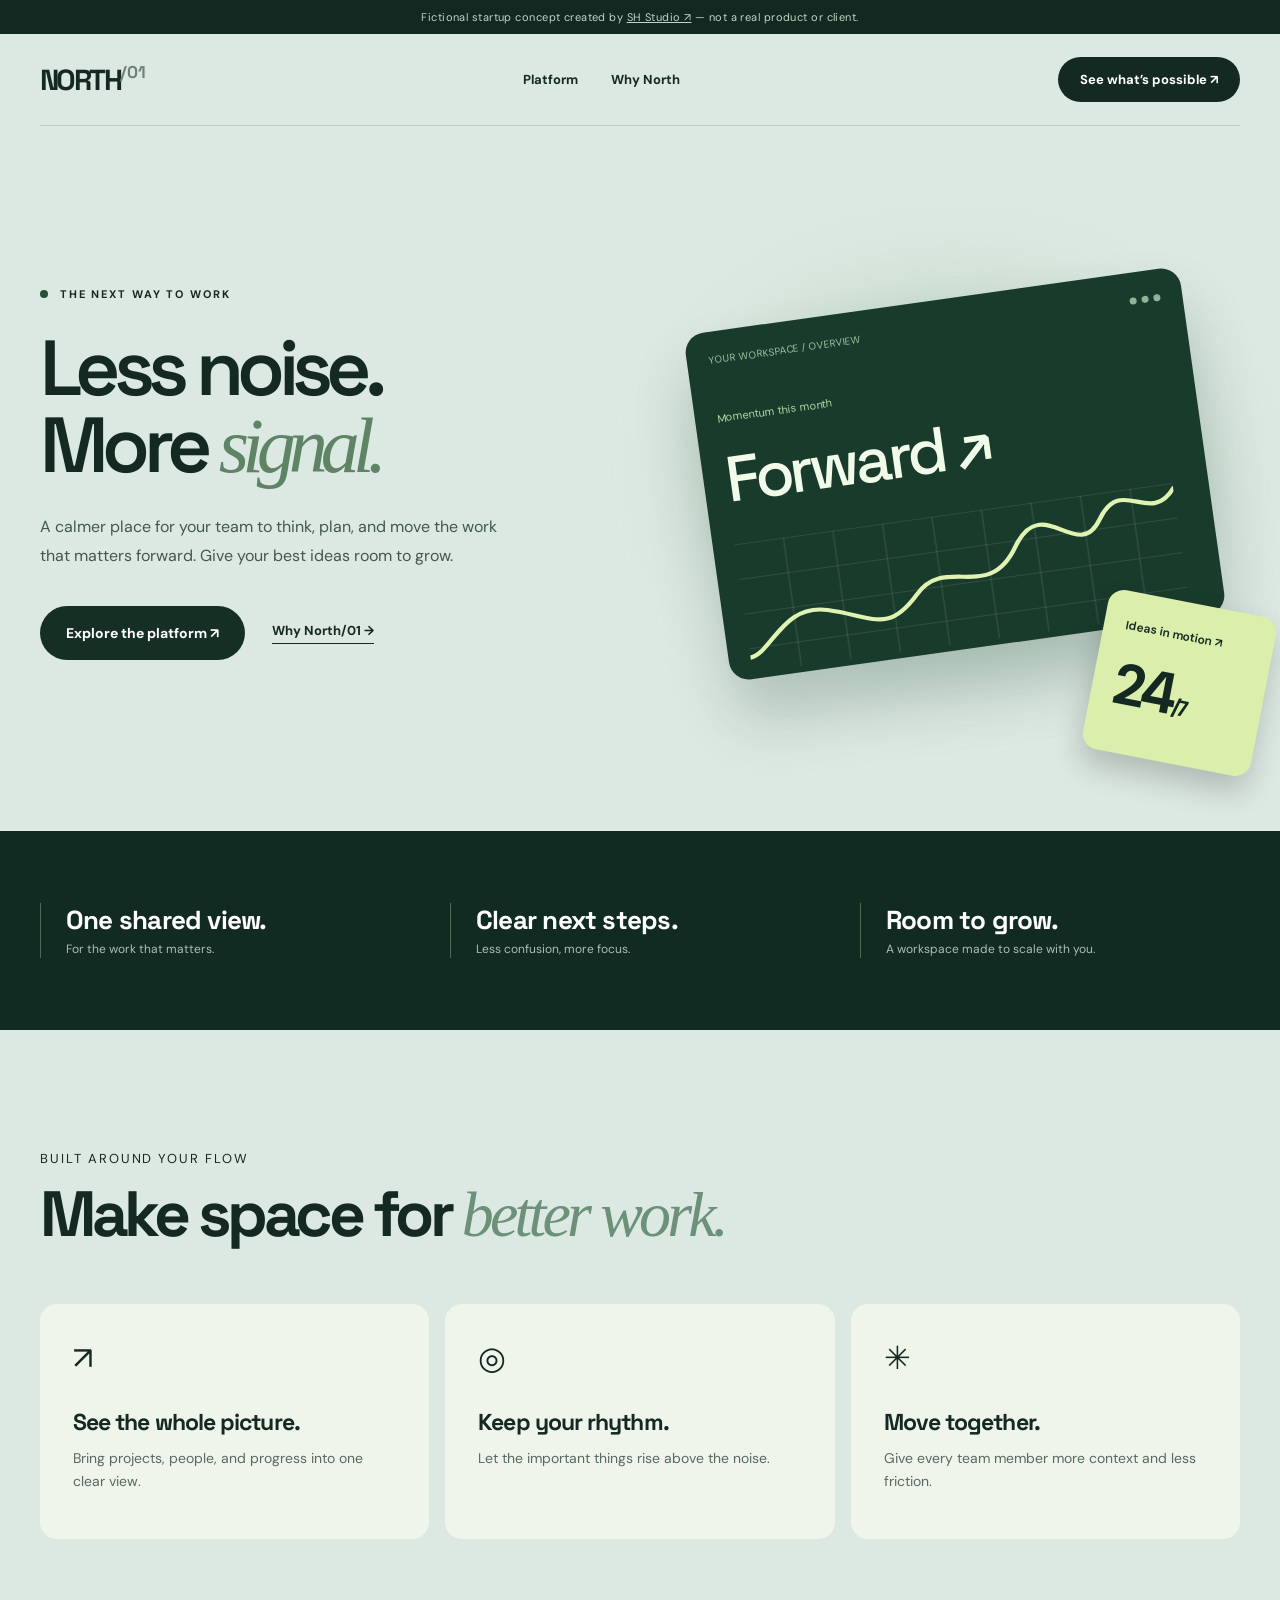
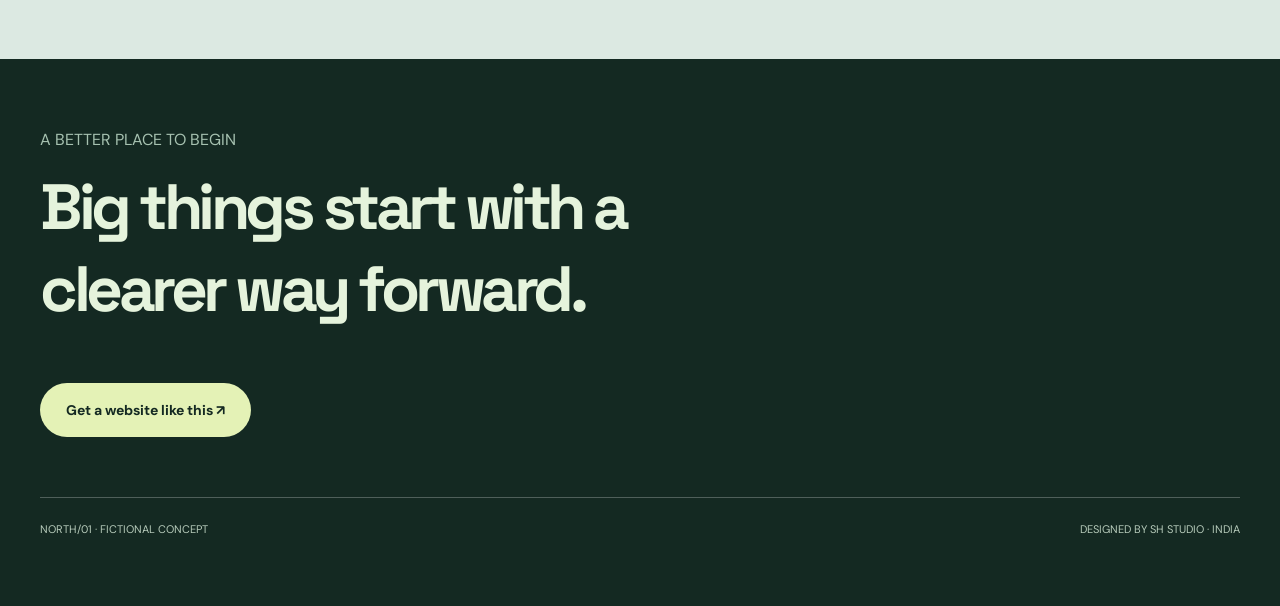
<file: demos/north01.html>
<!DOCTYPE html>
<html lang="en"><head><meta charset="UTF-8"/><meta name="viewport" content="width=device-width, initial-scale=1"/><meta name="theme-color" content="#d8e6df"/><meta name="description" content="NORTH/01 — fictional product-launch website concept created by SH Studio."/><title>NORTH/01 — A concept by SH Studio</title><link rel="preconnect" href="https://fonts.googleapis.com"/><link href="https://fonts.googleapis.com/css2?family=DM+Sans:wght@400;500;600;700&family=Space+Grotesk:wght@400;500;600;700&display=swap" rel="stylesheet"/><style>
:root{--bg:#dce9e2;--black:#142922;--lime:#d9ef9f;--gray:#586961}*{box-sizing:border-box}html{scroll-behavior:smooth}body{margin:0;color:var(--black);background:var(--bg);font-family:'DM Sans',sans-serif}a{color:inherit;text-decoration:none}button,input{font:inherit}button{cursor:pointer}h1,h2,h3,p{margin-top:0}.wrap{width:min(1240px,calc(100% - 80px));margin:auto}.notice{font-size:11px;padding:10px 20px;text-align:center;background:#122820;color:#c3d4c5;letter-spacing:.04em}.notice a{text-decoration:underline}.nav{height:92px;display:flex;align-items:center;justify-content:space-between;gap:35px;border-bottom:1px solid #8c9f9566}.wordmark{font:700 29px 'Space Grotesk',sans-serif;letter-spacing:-.09em}.wordmark span{font-size:17px;vertical-align:top;letter-spacing:0;color:#6e8274}.navlinks{display:flex;align-items:center;gap:33px;font-size:13px;font-weight:700}.navlinks a:hover{text-decoration:underline}.navbtn{background:#142922;color:white;border:0;padding:14px 22px;border-radius:100px;font-size:13px;font-weight:700}.hero{min-height:640px;display:grid;grid-template-columns:1.03fr .97fr;align-items:center;gap:25px;padding:85px 0 95px}.eyebrow{font-size:11px;font-weight:700;letter-spacing:.17em;display:flex;align-items:center;gap:12px}.eyebrow:before{content:'';height:8px;width:8px;border-radius:50%;background:#294e39}.hero h1{font-family:'Space Grotesk',sans-serif;line-height:.98;font-size:clamp(62px,6.1vw,108px);letter-spacing:-.085em;font-weight:600;margin:29px 0}.hero h1 i{font-family:Georgia,serif;font-weight:400;letter-spacing:-.09em;color:#5e8365}.description{max-width:460px;line-height:1.8;color:#41584d;font-size:16px}.actions{display:flex;align-items:center;gap:27px;margin-top:35px;flex-wrap:wrap}.pill{display:inline-flex;background:#152f25;color:#fff;min-height:54px;padding:0 26px;border-radius:60px;align-items:center;gap:30px;font-size:14px;font-weight:700}.secondary{font-size:13px;border-bottom:1px solid;padding-bottom:4px;font-weight:700}.art{position:relative;height:525px;display:flex;justify-content:center;align-items:center;isolation:isolate}.art:before{content:'';position:absolute;inset:17% 8%;border-radius:50%;background:#bed3c2;filter:blur(50px);z-index:-1}.screen{width:500px;height:350px;border-radius:20px;background:#193b2c;box-shadow:0 40px 60px #24493d39;transform:rotate(-8deg);padding:22px;color:#f2fae9;position:relative}.screenhead{display:flex;justify-content:space-between;align-items:center;font-size:10px;color:#9cc2a4}.screenhead .dots{display:flex;gap:5px}.dots i{width:7px;height:7px;background:#8db59a;border-radius:50%}.screenbody{margin-top:40px}.screenbody small{font-size:11px;color:#aed9a3}.screenbody strong{font-family:'Space Grotesk';display:block;margin-top:12px;font-size:64px;letter-spacing:-.07em;font-weight:500}.line{width:97%;height:130px;margin-top:24px;background:repeating-linear-gradient(90deg,transparent 0,transparent 48px,#ffffff18 49px,#ffffff18 50px),linear-gradient(#ffffff19 1px,transparent 1px);background-size:auto,100% 35px;position:relative}.line svg{position:absolute;inset:0;width:100%;height:100%}.tile{position:absolute;width:171px;height:162px;right:-25px;bottom:-28px;background:#dbeeab;border-radius:16px;box-shadow:0 16px 30px #0003;transform:rotate(11deg);padding:22px}.tile small{font-size:12px;font-weight:600}.tile strong{display:block;font-size:58px;letter-spacing:-.06em;margin-top:12px}.flower{position:absolute;top:0;right:20px;font-size:80px;color:#8dba74;transform:rotate(15deg)}.stats{background:#122b22;color:white;padding:72px 0}.stats-grid{display:grid;grid-template-columns:repeat(3,1fr);gap:30px}.stat{border-left:1px solid #9ed2a466;padding-left:25px}.stat strong{display:block;font-size:26px;font-family:'Space Grotesk';letter-spacing:-.03em}.stat small{font-size:12px;color:#aabfb2}.section{padding:120px 0}.section h2{font-family:'Space Grotesk';font-size:clamp(42px,5vw,68px);letter-spacing:-.07em;line-height:1.07;max-width:780px}.section h2 i{font-family:Georgia;letter-spacing:-.06em;font-weight:400;color:#6c9078}.section>p{font-size:13px;letter-spacing:.15em}.features{display:grid;grid-template-columns:repeat(3,1fr);gap:16px;margin-top:55px}.feature{background:#f0f5ec;border-radius:17px;padding:33px;min-height:210px}.feature span{font-size:32px}.feature h3{font-family:'Space Grotesk';font-size:23px;margin:28px 0 10px;letter-spacing:-.04em}.feature p{color:#586961;line-height:1.6;font-size:14px}.footer{background:#142922;color:#e5f3dc;padding:70px 0}.footer h2{font-size:clamp(40px,5vw,65px);font-family:'Space Grotesk';letter-spacing:-.07em;max-width:680px}.footer p{color:#a6c1b0}.footer .pill{background:#e4f2b6;color:#142922}.footerline{display:flex;justify-content:space-between;border-top:1px solid #ffffff40;margin-top:60px;padding-top:24px;font-size:11px;color:#b7cbbb}
@media(max-width:920px){.hero{grid-template-columns:1fr;padding:70px 0}.hero h1{font-size:75px}.art{height:440px}.screen{max-width:85%}.features{grid-template-columns:1fr}.stats-grid{grid-template-columns:1fr;gap:30px}}
@media(max-width:570px){.wrap{width:calc(100% - 40px)}.nav{height:70px}.navlinks{display:none}.navbtn{padding:11px 14px}.hero{padding:60px 0 30px;min-height:auto}.hero h1{font-size:clamp(53px,14vw,78px)}.description{font-size:14px}.art{height:335px}.screen{width:380px;height:275px;padding:18px}.screenbody{margin-top:25px}.screenbody strong{font-size:43px}.line{height:95px}.tile{width:135px;height:125px;padding:15px;bottom:0;right:-7px}.tile strong{font-size:40px}.stats{padding:52px 0}.section{padding:70px 0}.footer{padding:60px 0}.footerline{display:block}}
@media(prefers-reduced-motion:reduce){html{scroll-behavior:auto}}
</style></head>
<body><div class="notice">Fictional startup concept created by <a href="../index.html">SH Studio ↗</a> — not a real product or client.</div><div class="wrap"><nav class="nav" aria-label="Demo navigation"><a href="#top" class="wordmark">NORTH<span>/01</span></a><div class="navlinks"><a href="#platform">Platform</a><a href="#why">Why North</a></div><a class="navbtn" href="#get-started">See what’s possible ↗</a></nav><section class="hero" id="top"><div><div class="eyebrow">THE NEXT WAY TO WORK</div><h1>Less noise.<br/>More <i>signal.</i></h1><p class="description">A calmer place for your team to think, plan, and move the work that matters forward. Give your best ideas room to grow.</p><div class="actions"><a class="pill" href="#platform">Explore the platform ↗</a><a class="secondary" href="#why">Why North/01 →</a></div></div><div class="art" aria-label="Decorative product dashboard preview"><div class="screen"><div class="screenhead"><span>YOUR WORKSPACE / OVERVIEW</span><span class="dots"><i></i><i></i><i></i></span></div><div class="screenbody"><small>Momentum this month</small><strong>Forward ↗</strong><div class="line"><svg viewBox="0 0 400 125" preserveAspectRatio="none" aria-hidden="true"><path d="M0 110 C 20 108,35 63,75 75 S 126 106,157 72 S 220 90,251 40 S 305 65,330 25 S 374 39,400 5" fill="none" stroke="#e0f3b3" stroke-width="4" stroke-linecap="round"/></svg></div></div></div><div class="tile"><small>Ideas in motion ↗</small><strong>24<span style="font-size:22px">/7</span></strong></div></div></section></div><div class="stats"><div class="wrap stats-grid"><div class="stat"><strong>One shared view.</strong><small>For the work that matters.</small></div><div class="stat"><strong>Clear next steps.</strong><small>Less confusion, more focus.</small></div><div class="stat"><strong>Room to grow.</strong><small>A workspace made to scale with you.</small></div></div></div><section class="section wrap" id="platform"><p>BUILT AROUND YOUR FLOW</p><h2>Make space for <i>better work.</i></h2><div class="features"><div class="feature"><span>↗</span><h3>See the whole picture.</h3><p>Bring projects, people, and progress into one clear view.</p></div><div class="feature"><span>◎</span><h3>Keep your rhythm.</h3><p>Let the important things rise above the noise.</p></div><div class="feature"><span>✳</span><h3>Move together.</h3><p>Give every team member more context and less friction.</p></div></div></section><footer class="footer" id="get-started"><div class="wrap" id="why"><p>A BETTER PLACE TO BEGIN</p><h2>Big things start with a clearer way forward.</h2><a class="pill" href="../index.html#contact">Get a website like this ↗</a><div class="footerline"><span>NORTH/01 · FICTIONAL CONCEPT</span><span>DESIGNED BY SH STUDIO · INDIA</span></div></div></footer></body></html>
</file>
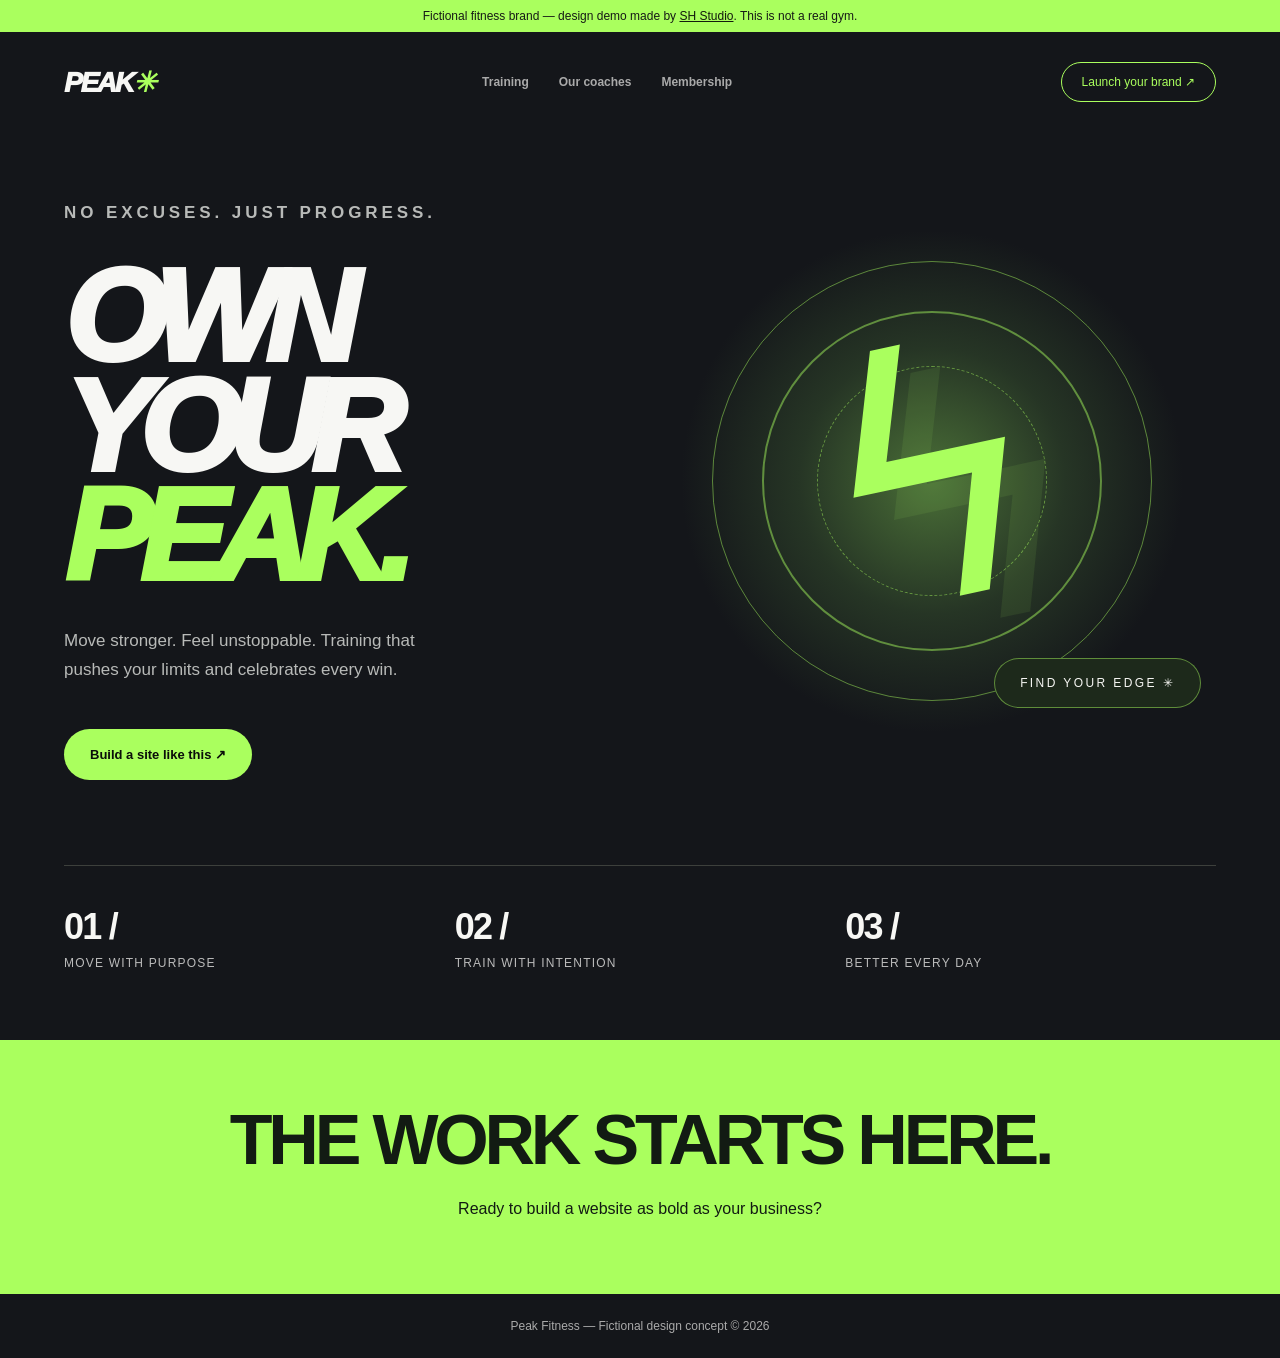
<file: demos/peak-fitness.html>
<!doctype html><html lang="en"><head><meta charset="utf-8"><meta name="viewport" content="width=device-width,initial-scale=1"><title>Peak Fitness — Website Concept</title><style>
*{box-sizing:border-box}body{margin:0;background:#14161a;color:#f7f7f4;font-family:Arial,Helvetica,sans-serif}.concept-note{background:#aaff5e;color:#161b16;text-align:center;padding:9px;font-size:12px}.concept-note a{color:#121a0c}.wrap{width:min(1220px,90%);margin:auto}nav{display:flex;justify-content:space-between;align-items:center;padding:30px 0;gap:20px}.logo{font-size:28px;font-weight:950;font-style:italic;letter-spacing:-.08em}.logo span{color:#aaff5e}.links{display:flex;gap:30px;font-size:12px;font-weight:700;color:#aaa}.nav-button{border:1px solid #aaff5e;border-radius:50px;padding:12px 20px;font-size:12px;color:#aaff5e;text-decoration:none}.hero{min-height:600px;display:grid;grid-template-columns:1fr 1fr;align-items:center;gap:15px;padding:50px 0 85px}.kicker{font-size:12px;letter-spacing:.23em;color:#aaff5e;font-weight:700}.hero h1{font-size:clamp(78px,10.2vw,150px);line-height:.84;letter-spacing:-.095em;font-weight:950;font-style:italic;margin:35px 0}.hero h1 span{color:#aaff5e}.hero p{max-width:400px;line-height:1.7;color:#b8bab8;font-size:17px}.cta{display:inline-block;background:#aaff5e;color:#0a0e09;border-radius:30px;font-size:13px;font-weight:800;text-decoration:none;padding:18px 26px;margin-top:27px}.hero-art{height:540px;display:grid;place-items:center;position:relative;overflow:hidden;background:radial-gradient(circle,#4a6f37 0%,#263525 34%,transparent 64%)}.ring{height:440px;width:440px;border:1px solid #aaff5e77;border-radius:50%;position:absolute}.ring:nth-child(2){height:340px;width:340px;transform:rotate(45deg);border-width:2px}.ring:nth-child(3){height:230px;width:230px;border-style:dashed}.flash{font-size:340px;color:#aaff5e;position:relative;text-shadow:35px 30px 0 #aaff5e15;transform:rotate(-12deg);line-height:1}.badge{position:absolute;bottom:43px;right:15px;font-size:12px;letter-spacing:.2em;border:1px solid #aaff5e77;border-radius:100px;padding:17px 25px;background:#1d291b}.stats{display:grid;grid-template-columns:repeat(3,1fr);gap:20px;border-top:1px solid #3d403c;padding:40px 0 70px}.stats strong{font-size:36px;font-weight:900;letter-spacing:-.05em}.stats span{display:block;font-size:12px;letter-spacing:.1em;color:#bbb;margin-top:8px}.below{background:#aaff5e;color:#121b13;text-align:center;padding:60px 0}.below h2{font-size:clamp(38px,6vw,70px);letter-spacing:-.06em;margin:0 0 20px}.below p{font-size:16px}footer{text-align:center;padding:25px;color:#aaa;font-size:12px}@media(max-width:820px){.links{display:none}.hero{grid-template-columns:1fr;gap:0}.hero h1{font-size:clamp(80px,18vw,140px)}.hero-art{height:370px}.ring{height:300px;width:300px}.ring:nth-child(2){height:240px;width:240px}.ring:nth-child(3){height:170px;width:170px}.flash{font-size:240px}.stats strong{font-size:25px}.stats span{font-size:9px}}
</style></head><body><div class="concept-note">Fictional fitness brand — design demo made by <a href="../index.html#work">SH Studio</a>. This is not a real gym.</div><div class="wrap"><nav><div class="logo">PEAK<span>✳</span></div><div class="links"><span>Training</span><span>Our coaches</span><span>Membership</span></div><a class="nav-button" href="../index.html#contact">Launch your brand ↗</a></nav><section class="hero"><div><p class="kicker">NO EXCUSES. JUST PROGRESS.</p><h1>OWN<br />YOUR<br /><span>PEAK.</span></h1><p>Move stronger. Feel unstoppable. Training that pushes your limits and celebrates every win.</p><a class="cta" href="../index.html#contact">Build a site like this ↗</a></div><div class="hero-art" aria-label="Graphic lightning bolt representing energy"><div class="ring"></div><div class="ring"></div><div class="ring"></div><div class="flash">ϟ</div><div class="badge">FIND YOUR EDGE ✳</div></div></section><div class="stats"><div><strong>01 / </strong><span>MOVE WITH PURPOSE</span></div><div><strong>02 / </strong><span>TRAIN WITH INTENTION</span></div><div><strong>03 / </strong><span>BETTER EVERY DAY</span></div></div></div><section class="below"><div class="wrap"><h2>THE WORK STARTS HERE.</h2><p>Ready to build a website as bold as your business?</p></div></section><footer>Peak Fitness — Fictional design concept © 2026</footer></body></html>
</file>
<file: styles.css>
:root{--ink:#14171b;--dark:#101317;--dark2:#191e21;--paper:#f9f8f5;--white:#fff;--lime:#d1fc84;--purple:#bcaaff;--muted:#656a6d;--border:#dedfdb;--heading:'Space Grotesk',system-ui,sans-serif;--body:'DM Sans',system-ui,sans-serif}
*,*::before,*::after{box-sizing:border-box}html{scroll-behavior:smooth;scroll-padding-top:80px}body{margin:0;background:var(--paper);font-family:var(--body);font-size:16px;line-height:1.6;color:var(--ink);-webkit-font-smoothing:antialiased}h1,h2,h3,p{margin-top:0}h1,h2,h3{font-family:var(--heading);letter-spacing:-.045em;line-height:1.08}a{color:inherit;text-decoration:none}button,input,select,textarea{font:inherit}button,a,select{ -webkit-tap-highlight-color: transparent}button{cursor:pointer}img{max-width:100%;display:block}::selection{background:var(--lime);color:var(--ink)}:focus-visible{outline:3px solid #7d6ee6;outline-offset:4px} .container{width:min(1220px,calc(100% - 80px));margin-inline:auto}.skip-link{position:absolute;left:10px;top:-70px;z-index:100;background:white;padding:10px 18px}.skip-link:focus{top:12px}
/* Header */
.site-header{height:82px;position:relative;z-index:20;background:var(--dark);border-bottom:1px solid rgba(255,255,255,.1);color:#fff}.header-inner{height:100%;display:flex;justify-content:space-between;align-items:center;gap:25px}.brand,.footer-brand{display:inline-flex;align-items:center;gap:11px;font-family:var(--heading);font-weight:700;letter-spacing:-.045em;font-size:25px;white-space:nowrap}.brand-sub{margin-left:-7px;font-size:15px;font-weight:500;letter-spacing:-.015em;opacity:.55}.brand-mark{width:36px;height:35px;display:flex;gap:2px;align-items:center;transform:skewX(-13deg);flex-shrink:0}.brand-mark span{width:9px;height:25px;background:var(--lime);border-radius:3px}.brand-mark span:nth-child(2){height:19px;background:var(--purple);align-self:flex-end;margin-bottom:5px}.brand-mark span:nth-child(3){height:25px}.desktop-nav{display:flex;gap:35px;align-items:center;font-weight:600;font-size:13px;color:#d6d8d6}.desktop-nav a,.footer-links a{transition:color .2s}.desktop-nav a:hover,.footer-links a:hover{color:var(--lime)}.btn{border:0;border-radius:100px;display:inline-flex;align-items:center;justify-content:center;gap:35px;padding:17px 23px;font-size:14px;font-weight:700;line-height:1.2;min-height:54px;transition:transform .2s,background .2s,color .2s,box-shadow .2s;white-space:nowrap}.btn:hover{transform:translateY(-2px)}.btn span:last-child{font-size:20px;font-weight:400}.btn-small{padding:11px 17px;min-height:42px;gap:20px}.btn-lime{background:var(--lime);color:var(--ink)}.btn-lime:hover{background:#e1ffa7;box-shadow:0 8px 26px rgba(209,252,132,.2)}.menu-toggle{display:none;border:0;background:transparent;width:38px;height:38px;flex-direction:column;align-items:center;justify-content:center;gap:6px;padding:7px}.menu-toggle span{display:block;width:23px;height:2px;background:white}.mobile-nav{position:absolute;top:82px;left:0;right:0;background:#181d20;padding:18px 40px 25px;box-shadow:0 20px 30px #1116}.mobile-nav[hidden]{display:none}.mobile-nav a{display:block;padding:12px 0;border-bottom:1px solid #ffffff16;font-weight:600}
/* Hero */
.hero{overflow:hidden;position:relative;background:var(--dark);color:white;min-height:720px}.hero-grid{position:absolute;inset:0;background-image:linear-gradient(#fff 1px,transparent 1px),linear-gradient(90deg,#fff 1px,transparent 1px);background-size:80px 80px;opacity:.025;mask-image:linear-gradient(to right,transparent,black)}.hero-inner{padding:104px 0 98px;position:relative;display:grid;grid-template-columns:50% 50%;align-items:center}.hero-copy{position:relative;z-index:2}.eyebrow{display:inline-flex;gap:10px;align-items:center;font-family:var(--heading);font-size:11px;letter-spacing:.14em;font-weight:700}.eyebrow-dark{color:#d8dcd6}.eyebrow-dot{height:8px;width:8px;border-radius:50%;background:var(--lime);box-shadow:0 0 0 5px rgba(209,252,132,.12)}.hero h1{font-weight:600;font-size:clamp(55px,6vw,92px);letter-spacing:-.072em;margin:27px 0 27px;line-height:1.08}.hero h1 em{font-family:Georgia,'Times New Roman',serif;font-style:italic;font-weight:400;letter-spacing:-.075em;color:var(--lime)}.hero-period{color:var(--lime)}.hero-description{font-size:17px;line-height:1.75;color:#bcc2c0;max-width:470px}.hero-actions{display:flex;align-items:center;gap:29px;margin:35px 0 40px;flex-wrap:wrap}.hero-secondary{font-size:13px;font-weight:700;display:flex;gap:12px;align-items:center;color:#e7e9e3}.hero-secondary span{font-size:20px;font-weight:400}.hero-secondary:hover{color:var(--lime)}.hero-features{display:flex;flex-wrap:wrap;gap:27px;font-size:12px;color:#c4cac7}.hero-features span{display:inline-flex;align-items:center;gap:8px}.check-badge{color:var(--lime);font-size:14px}.hero-footnote{position:relative;z-index:1;display:flex;justify-content:space-between;align-items:center;border-top:1px solid rgba(255,255,255,.1);padding:20px 0 22px;color:#a4aaa6;font-size:10px;font-weight:700;letter-spacing:.15em}.hero-footnote span span{color:var(--lime);font-size:18px;margin-left:8px}
.hero-visual{height:540px;min-width:0;position:relative;margin-left:15px;isolation:isolate}.hero-orbit{position:absolute;inset:5% 0 0 0;border-radius:50%;background:radial-gradient(ellipse,rgba(161,135,252,.18),transparent 58%);filter:blur(12px)}.orbit-two{inset:10%;background:radial-gradient(ellipse,rgba(209,252,132,.11),transparent 60%)}.mock-browser{position:absolute;top:82px;left:20px;width:590px;max-width:108%;height:394px;background:#f1efe9;box-shadow:0 32px 60px rgba(0,0,0,.4);border-radius:13px;transform:perspective(1500px) rotateY(-10deg) rotateX(2deg) rotateZ(-3deg);overflow:hidden;border:1px solid #ffffff40}.mock-browser-top{height:34px;background:#e1dfd8;display:flex;align-items:center;justify-content:space-between;color:#85847f;padding:0 15px;font-size:10px}.browser-dots{display:flex;gap:5px}.browser-dots i{height:7px;width:7px;border-radius:50%;background:#adaaa3}.browser-dots i:first-child{background:#d28b7f}.browser-dots i:nth-child(2){background:#d8c177}.browser-menu{font-size:13px}.mock-page{height:calc(100% - 34px);color:#292825;background:#f7f5ef}.mock-nav{display:flex;height:54px;align-items:center;justify-content:space-between;padding:0 28px;font-size:10px}.mock-nav b{font-size:20px;letter-spacing:-.06em}.mock-nav-button{background:#272727;color:#fff;border-radius:30px;padding:7px 13px}.mock-main{display:grid;grid-template-columns:1fr 1fr;gap:5px;padding:10px 26px 16px}.mock-main-copy{padding:25px 0 0}.mock-main-copy>span{font-size:8px;font-weight:700;letter-spacing:.13em}.mock-main-copy strong{display:block;font-size:35px;font-family:Georgia,serif;line-height:1.08;font-weight:400;letter-spacing:-.04em;margin:12px 0}.mock-main-copy strong i{font-weight:400;color:#a16d54}.mock-main-copy p{font-size:9px;color:#77716b}.mock-fake-button{display:inline-block;background:#272727;color:white;font-size:9px;padding:10px 17px;margin-top:10px}.mock-main-art{height:192px;background:#d9c6af;border-radius:100px 100px 5px 5px;position:relative;overflow:hidden}.mock-arch{position:absolute;inset:15px 25px 0;background:#e8d5bb;border-radius:100px 100px 0 0}.mock-sun{width:120px;height:120px;border-radius:50%;background:#b98b61;position:absolute;top:45px;left:50%;transform:translateX(-50%)}.mock-vase{position:absolute;bottom:0;left:50%;width:64px;height:83px;background:#ede2d2;border-radius:25px 25px 17px 17px;transform:translateX(-50%);box-shadow:9px 10px 10px #0002}.mock-vase:before{content:'';position:absolute;top:-7px;left:21px;width:23px;height:9px;border-radius:5px;background:#d3c5b5}.mock-vase i{position:absolute;bottom:67px;left:30px;height:70px;width:2px;background:#536047;transform:rotate(25deg);transform-origin:bottom}.mock-vase i:before{content:'';position:absolute;top:17px;left:-21px;background:#6c7a59;width:32px;height:12px;border-radius:80% 5%;transform:rotate(-30deg)}.mock-bottom{padding:12px 26px;display:grid;grid-template-columns:repeat(3,1fr);border-top:1px solid #e2ded6}.mock-bottom div{display:grid;gap:2px}.mock-bottom b{font-family:Georgia,serif;font-weight:400;font-size:13px}.mock-bottom span{color:#76716c;font-size:9px}.mobile-preview{position:absolute;bottom:5px;right:-1px;width:178px;height:330px;border-radius:27px;border:7px solid #202428;background:#f5f1e9;box-shadow:0 35px 60px #0006;transform:rotate(8deg);z-index:3;color:#292825;overflow:hidden}.phone-top{position:absolute;left:50%;transform:translateX(-50%);top:0;height:12px;width:55px;background:#202428;border-radius:0 0 12px 12px;z-index:2}.phone-content{padding:24px 14px 14px;display:flex;flex-direction:column;gap:14px}.phone-content>b{font-size:16px;font-family:var(--heading)}.mobile-arch{height:130px;background:#d7bea2;border-radius:90px 90px 0 0;position:relative;overflow:hidden}.mobile-sun{position:absolute;bottom:-10px;left:15px;height:100px;width:110px;border-radius:50%;background:#a77559}.phone-content strong{font-family:Georgia,serif;font-size:26px;font-weight:400;line-height:1}.phone-content>span{font-size:9px;background:#282724;padding:8px 12px;color:white;width:max-content}.floating-badge{position:absolute;display:flex;gap:11px;align-items:center;padding:13px 18px;border:1px solid #ffffff18;background:#f9f9f4;color:#222;border-radius:12px;box-shadow:0 15px 50px #0005;z-index:4;transform:rotate(4deg)}.floating-badge strong,.floating-badge small{display:block}.floating-badge strong{font-family:var(--heading);font-size:11px}.floating-badge small{font-size:9px;color:#727573}.badge-top{top:31px;right:-14px}.badge-bottom{bottom:5px;left:2px;transform:rotate(-7deg)}.badge-icon{background:var(--lime);display:flex;align-items:center;justify-content:center;width:38px;height:38px;border-radius:9px;font-size:22px}.badge-icon.purple{background:#c0b0ff}
.ticker{background:var(--lime);height:60px;overflow:hidden;display:flex;align-items:center}.ticker-inner{width:100%;white-space:nowrap;overflow:hidden}.ticker-inner>span{display:block;text-align:center;font-family:var(--heading);letter-spacing:.075em;font-size:14px;font-weight:700}.ticker b{padding:0 23px;font-size:23px;vertical-align:middle}
/* General sections */
.section{padding:120px 0}.section-kicker{font-family:var(--heading);font-size:12px;font-weight:700;letter-spacing:.14em;margin-bottom:25px}.section-kicker span{color:#777c75}.section-heading{margin-bottom:53px}.two-col{display:grid;grid-template-columns:1.25fr .75fr;gap:45px;align-items:end}h2{font-size:clamp(42px,5vw,65px);letter-spacing:-.065em;font-weight:600;margin-bottom:0}.serif-italic{font-family:Georgia,'Times New Roman',serif;font-weight:400;font-style:italic;letter-spacing:-.075em}.heading-description{color:var(--muted);font-size:16px;line-height:1.8;max-width:390px;justify-self:end;margin-bottom:8px}
/* Service cards */
.section-services{background:#f9f8f5}.service-grid{display:grid;grid-template-columns:repeat(4,minmax(0,1fr));gap:16px}.service-card{background:#edf3e6;min-height:405px;padding:23px;display:flex;flex-direction:column;border-radius:14px;overflow:hidden;transition:transform .25s,box-shadow .25s}.service-card:hover{transform:translateY(-5px);box-shadow:0 15px 30px #00000010}.service-card-purple{background:#eee9f8}.service-card-peach{background:#f5e8df}.service-card-blue{background:#e6eefa}.service-top{display:flex;align-items:center;justify-content:space-between}.service-num{font-size:12px;font-weight:700}.service-icon{height:33px;width:33px;border:1px solid #24252459;border-radius:50%;display:grid;place-items:center;font-size:18px}.service-shape{height:171px;position:relative;display:flex;justify-content:center;align-items:center}.shape-globe{position:relative}.shape-globe:before{content:'';width:125px;height:125px;border:2px solid #2e4435;border-radius:50%;background:radial-gradient(circle at center,transparent 41%,#2e443519 42%,transparent 44%);box-shadow:15px 15px 0 #304e2814}.shape-globe:after{content:'';position:absolute;width:58px;height:125px;border:2px solid #2e4435;border-radius:50%}.shape-globe span:first-child{width:124px;height:2px;background:#2e4435;position:absolute}.shape-globe span:nth-child(2){height:125px;width:2px;background:#2e4435;position:absolute}.shape-landing{position:relative}.landing-box{width:151px;height:113px;border:3px solid #5b50ab;border-radius:7px;background:#f8f5ff;box-shadow:13px 14px 0 #c5b9eb}.landing-box:before{content:'';position:absolute;left:calc(50% - 60px);top:48px;width:120px;height:7px;border-radius:20px;background:#bcb3e7;box-shadow:0 20px #d6d0ed,0 35px #d6d0ed}.landing-btn{position:absolute;bottom:26px;left:calc(50% - 27px);background:#6d5bbb;width:54px;height:14px;border-radius:3px}.shape-commerce .shop-bag{height:105px;width:91px;background:#e5b89d;border:3px solid #9a6954;border-radius:6px 6px 13px 13px;transform:rotate(-11deg);box-shadow:17px 14px 0 #e0b29890}.shop-bag:before{content:'';position:absolute;top:-24px;left:27px;height:47px;width:37px;border:3px solid #9a6954;border-radius:25px 25px 0 0}.shop-price{position:absolute;left:60%;top:45px;background:#fff4e8;color:#ad6846;border-radius:50%;height:45px;width:45px;display:grid;place-items:center;font-size:32px;box-shadow:0 8px 18px #0001}.shape-redesign{gap:0;transform:rotate(-8deg)}.shape-redesign span{width:80px;height:96px;display:grid;place-items:center;font-size:9px;font-weight:800;border:2px solid #7b99c6;background:#c5d3e8}.shape-redesign span:last-child{background:#7b99c6;color:#fff;transform:translateY(-14px);box-shadow:10px 10px 0 #7b99c633}.service-card h3{font-size:22px;margin:0 0 12px}.service-card p{font-size:13px;line-height:1.65;color:#555a57;margin-bottom:20px;flex:1}.service-tags{display:flex;gap:7px;flex-wrap:wrap}.service-tags span{border:1px solid #25292438;border-radius:30px;padding:4px 9px;font-size:10px;font-weight:700}
/* Work */
.section-work{background:#ebebe7}.work-grid{display:grid;grid-template-columns:1fr 1fr;gap:28px}.work-card{display:block}.work-art{height:365px;border-radius:16px;overflow:hidden;position:relative;display:grid;place-items:center;transition:filter .2s}.work-art img{height:100%;width:100%;object-fit:cover;object-position:top center;transition:transform .35s}.work-card:hover .work-art img{transform:scale(1.04)}.work-art-cafe{background:#e7c9a7}.work-art-fitness{background:#303139}.work-open{position:absolute;top:20px;right:20px;width:43px;height:43px;background:#fff;border-radius:50%;display:grid;place-items:center;font-size:23px;transition:transform .25s}.work-card:hover .work-open{transform:rotate(45deg)}.work-meta{display:flex;justify-content:space-between;align-items:end;gap:10px;margin:23px 0}.work-type{font-size:10px;font-weight:700;letter-spacing:.14em;color:#676e69}.work-meta h3{font-size:29px;margin:9px 0 0}.work-link{font-size:12px;font-weight:700;white-space:nowrap}.work-footer{display:flex;justify-content:space-between;gap:16px;align-items:center;border-top:1px solid #d1d3ce;margin-top:45px;padding-top:25px}.work-footer p{margin:0;color:#636964}.work-footer a{font-weight:700;border-bottom:1px solid #222;padding-bottom:4px;font-size:13px}
/* Process */
.section-process{background:#14191a;color:#f6f7f2}.section-process .serif-italic{color:var(--lime)}.process-top{display:flex;gap:80px;justify-content:space-between;align-items:end;margin-bottom:60px}.process-top>p{max-width:290px;color:#bfc5bd;font-size:16px}.process-grid{display:grid;grid-template-columns:repeat(4,1fr)}.process-step{padding-right:30px}.process-line{border-top:1px solid #5b605d;padding:17px 0 50px;font-family:var(--heading);font-size:13px;color:var(--lime);position:relative}.process-line:before{content:'';position:absolute;height:8px;width:8px;border-radius:50%;background:var(--lime);top:-4px;left:0}.process-symbol{font-size:46px;color:var(--lime);font-family:var(--heading);line-height:1}.process-step h3{font-size:24px;margin:25px 0 10px}.process-step p{color:#b9c0ba;font-size:13px;max-width:220px}
/* Pricing */
.section-pricing{background:#f9f8f5}.pricing-heading{display:grid;grid-template-columns:1.4fr .6fr;align-items:end;gap:40px}.pricing-grid{display:grid;grid-template-columns:repeat(3,1fr);gap:19px;align-items:stretch}.pricing-card{position:relative;border:1px solid #dddeda;border-radius:17px;padding:32px 30px;display:flex;flex-direction:column;min-height:504px;background:white}.pricing-card.featured{background:#222625;color:#fff;border-color:#222625}.featured-ribbon{position:absolute;right:17px;top:-15px;background:var(--lime);color:#151916;border-radius:40px;padding:8px 12px;font-family:var(--heading);font-size:9px;letter-spacing:.09em;font-weight:700}.pricing-top{height:160px}.pill-light{border:1px solid #888e8660;border-radius:100px;font-size:10px;font-weight:700;letter-spacing:.1em;padding:6px 10px;display:inline-block}.pricing-top h3{font-size:29px;margin:18px 0 10px}.pricing-top p{color:#656a66;font-size:13px;line-height:1.6;max-width:260px}.featured .pricing-top p{color:#b9beb9}.price{min-height:84px;display:flex;align-items:baseline;gap:9px;border-bottom:1px solid #c3c7c05e}.price strong{font-family:var(--heading);font-size:39px;letter-spacing:-.05em}.price .from{font-size:12px;color:#757a75}.featured .from{color:#c3c9bf}.price .custom-price{font-size:30px}.pricing-card ul{list-style:none;padding:22px 0;margin:0;display:grid;gap:14px;flex:1}.pricing-card li{font-size:13px;position:relative;padding-left:24px}.pricing-card li:before{content:'✓';position:absolute;left:0;color:#536f30;font-weight:700}.featured li:before{color:var(--lime)}.pricing-card .btn{width:100%;justify-content:space-between;margin-top:26px}.btn-outline{border:1px solid #a6aaa3;background:transparent}.btn-outline:hover{background:#f1f4eb}.pricing-note{margin:22px 0 0;font-size:12px;color:#888d87}
/* FAQ */
.section-faq{background:#ecece8}.faq-grid{display:grid;grid-template-columns:.8fr 1.2fr;gap:90px}.faq-intro{max-width:280px;color:var(--muted);margin-top:24px}.faq-items{border-top:1px solid #c8cbc4}.faq-items details{border-bottom:1px solid #c8cbc4}.faq-items summary{cursor:pointer;list-style:none;display:flex;justify-content:space-between;gap:25px;align-items:center;padding:25px 0;font-weight:700;font-size:15px}.faq-items summary::-webkit-details-marker{display:none}.faq-items summary span{font-size:24px;font-weight:400;color:#757b75;transition:transform .2s}.faq-items details[open] summary span{transform:rotate(45deg)}.faq-items details p{font-size:14px;color:#646a63;max-width:550px;margin:-4px 0 25px;line-height:1.7}
/* Contact */
.contact-section{background:var(--lime);padding:112px 0}.contact-layout{display:grid;grid-template-columns:.85fr 1.15fr;gap:70px;align-items:start}.contact-copy{position:relative;min-width:0}.contact-copy h2{font-size:clamp(54px,5.8vw,83px);letter-spacing:-.075em;margin-bottom:28px}.contact-copy h2 em{font-family:Georgia,serif;font-weight:400;letter-spacing:-.075em}.contact-copy h2>span{color:#788f49}.contact-copy>p:not(.section-kicker){font-size:16px;max-width:340px;line-height:1.75;margin-bottom:55px}.contact-detail{display:grid;gap:8px;margin-top:25px}.contact-detail-label{font-size:10px;font-weight:700;letter-spacing:.14em}.contact-detail strong,.contact-detail a{font-size:15px;font-weight:600;overflow-wrap:anywhere}.contact-detail a{text-decoration:underline;text-underline-offset:4px}.contact-detail>span:last-child{font-size:13px;color:#40512b}.contact-decoration{font-size:185px;font-weight:400;line-height:1;color:#1b29121a;margin-top:75px}.contact-panel{background:#fff;border-radius:18px;padding:37px 37px 34px;box-shadow:0 20px 50px #1e301414}.contact-panel-header{display:flex;justify-content:space-between;border-bottom:1px solid #e3e5e0;padding-bottom:17px}.panel-eyebrow,.panel-step{font-family:var(--heading);letter-spacing:.1em;font-size:10px;font-weight:700}.panel-step{color:#999e96}.contact-panel h3{font-size:31px;letter-spacing:-.055em;margin:28px 0 8px}.form-caption{font-size:13px;color:#6d746d;margin-bottom:29px}.field{display:flex;flex-direction:column;gap:9px;min-width:0}.form-row{display:grid;grid-template-columns:1fr 1fr;gap:15px;margin-bottom:17px}.field{margin-bottom:17px}.form-row .field{margin-bottom:0}.field label{font-weight:700;font-size:11px}.field label>span{color:#aa5c43}.field label small{font-size:10px;color:#767b76;font-weight:400}.field input,.field select,.field textarea{width:100%;background:#f7f8f4;border:1px solid #e0e3dc;border-radius:8px;padding:13px 13px;font-size:13px;color:#262b28;outline:none;min-height:48px;transition:border-color .2s,background .2s}.field textarea{min-height:112px;resize:vertical}.field input:focus,.field select:focus,.field textarea:focus{border-color:#5e8655;background:#fff;box-shadow:0 0 0 3px #d1fc847d}.field input::placeholder,.field textarea::placeholder{color:#9da49c}.form-actions{margin-top:17px}.btn-dark{background:#141919;color:white}.btn-dark:hover{background:#323b34}.btn-form{width:100%;justify-content:space-between}.form-notice{font-size:12px;color:#3a5330;line-height:1.6;margin:12px 0 0}.form-notice:empty{display:none}.form-footnote{font-size:10px;line-height:1.6;color:#7e857e;margin:14px 0 0}
/* Footer */
.site-footer{background:#111619;color:#f1f4ee;padding:69px 0 23px}.footer-main{display:flex;justify-content:space-between;gap:60px;align-items:start;padding-bottom:80px}.footer-main p{max-width:350px;margin:20px 0 0;color:#aab1aa;line-height:1.6;font-size:14px}.footer-links{display:flex;gap:26px;font-weight:700;font-size:13px}.footer-bottom{border-top:1px solid #ffffff26;padding-top:23px;display:flex;justify-content:space-between;gap:24px;font-size:10px;font-weight:700;letter-spacing:.04em;color:#aab1aa}.footer-bottom a{color:#f4f4ee}
/* Responsive */
@media(max-width:1150px){.desktop-nav{gap:20px}.hero h1{font-size:clamp(58px,6.5vw,76px)}.mock-browser{left:0;width:550px}.mobile-preview{right:-12px}.service-grid{grid-template-columns:repeat(2,1fr)}.service-card{min-height:345px}.service-shape{height:130px}.contact-layout{gap:35px}}
@media(max-width:900px){.container{width:min(100% - 48px,800px)}.desktop-nav,.header-cta{display:none}.menu-toggle{display:flex}.hero-inner{grid-template-columns:1fr;padding:72px 0 42px}.hero-copy{max-width:680px}.hero h1{font-size:clamp(57px,9vw,85px)}.hero-visual{margin:30px 0 0;height:500px;width:min(100%,650px)}.mock-browser{left:4%;top:50px}.mobile-preview{right:2%;bottom:10px}.badge-top{right:5%}.badge-bottom{left:3%}.hero-footnote{padding:14px 0}.ticker-inner>span{font-size:12px}.two-col,.pricing-heading{grid-template-columns:1fr;gap:20px}.heading-description{justify-self:start}.work-art{height:300px}.process-top{gap:25px}.process-grid{gap:15px}.pricing-card{padding:27px 22px}.price strong{font-size:32px}.faq-grid{gap:40px}.contact-layout{grid-template-columns:1fr;gap:50px}.contact-copy h2{font-size:75px}.contact-copy>p:not(.section-kicker){margin-bottom:25px}.contact-decoration{display:none}.contact-panel{max-width:740px}.footer-main{padding-bottom:45px}}
@media(max-width:650px){html{scroll-padding-top:65px}.container{width:calc(100% - 38px)}.site-header{height:69px}.mobile-nav{top:69px;padding-inline:20px}.brand,.footer-brand{font-size:23px}.hero-inner{padding:67px 0 32px}.hero h1{font-size:clamp(45px,11.4vw,67px);margin:20px 0 21px}.hero-description{font-size:15px}.hero-actions{margin:27px 0 30px;gap:22px}.hero-actions .btn{width:100%;justify-content:space-between}.hero-features{gap:13px;font-size:11px}.hero-footnote{font-size:8px;gap:12px}.hero-footnote>span:last-child{text-align:right}.hero-visual{height:360px;width:100%;margin-top:38px}.mock-browser{width:480px;height:321px;left:-16px;top:36px;transform:scale(.77) perspective(1000px) rotateY(-10deg) rotateZ(-3deg);transform-origin:top left}.mock-main{grid-template-columns:1fr 1fr}.mock-main-copy{padding-top:14px}.mock-main-copy strong{font-size:29px}.mock-main-art{height:150px}.mock-bottom{padding:7px 26px}.mock-bottom b{font-size:11px}.mobile-preview{transform:scale(.73) rotate(8deg);transform-origin:bottom right;right:-7px;bottom:-3px}.floating-badge{transform:scale(.8);transform-origin:top right}.badge-top{top:10px;right:0}.badge-bottom{transform:scale(.8) rotate(-7deg);transform-origin:bottom left;bottom:2px;left:0}.section{padding:76px 0}.section-heading{margin-bottom:33px}h2{font-size:clamp(40px,10vw,53px)}.section-kicker{font-size:10px;margin-bottom:18px}.heading-description{font-size:14px;margin:0}.service-grid{grid-template-columns:1fr;gap:12px}.service-card{min-height:315px;padding:22px}.service-shape{height:120px}.service-card h3{font-size:23px}.service-card p{margin-bottom:14px}.work-grid{grid-template-columns:1fr;gap:18px}.work-art{height:285px}.work-meta{margin:14px 0 18px}.work-meta h3{font-size:24px}.work-footer{display:block;margin-top:20px}.work-footer a{display:inline-block;margin-top:14px}.process-top{display:block;margin-bottom:38px}.process-top>p{margin-top:20px;font-size:14px}.process-grid{grid-template-columns:1fr 1fr;gap:30px}.process-step{padding-right:8px}.process-line{padding-bottom:25px}.process-symbol{font-size:35px}.process-step h3{font-size:21px;margin:13px 0 8px}.process-step p{font-size:12px}.pricing-grid{grid-template-columns:1fr;gap:19px}.pricing-card{min-height:0;padding:27px}.pricing-top{height:auto;min-height:145px}.pricing-card ul{gap:12px}.pricing-card .btn{margin-top:16px}.faq-grid{grid-template-columns:1fr;gap:28px}.faq-intro{margin-top:16px}.faq-items summary{font-size:14px;padding:21px 0}.contact-section{padding:74px 0}.contact-copy h2{font-size:65px}.contact-copy>p:not(.section-kicker){font-size:14px}.contact-detail{margin-top:20px}.contact-panel{padding:25px 20px 24px}.contact-panel h3{font-size:27px}.form-row{grid-template-columns:1fr;gap:16px}.field{margin-bottom:15px}.form-row{margin-bottom:15px}.form-row .field{margin-bottom:0}.footer-main{display:block}.footer-links{flex-wrap:wrap;margin-top:36px}.footer-bottom{flex-direction:column;gap:12px}}
@media(max-width:370px){.hero-visual{height:315px}.mock-browser{transform:scale(.66) perspective(1000px) rotateY(-10deg) rotateZ(-3deg)}.mobile-preview{transform:scale(.64) rotate(8deg)}.hero h1{font-size:44px}.contact-copy h2{font-size:56px}}
@media(prefers-reduced-motion:reduce){html{scroll-behavior:auto}*,*::before,*::after{transition-duration:.01ms!important;animation-duration:.01ms!important}}

/* SH studio extension — deliberately retains the visual language of the original dark site. */
.brand-mark { width:38px; height:38px; transform:none; display:grid; place-items:center; border-radius:11px; background:#d1fc84; overflow:hidden }
.brand-mark .sh-mark-letter { font-family:var(--heading); font-size:25px; letter-spacing:-.15em; font-weight:700; color:#101317; display:block; width:auto; height:auto; background:transparent; border-radius:0; transform:translateX(-3px) }
.brand-mark .sh-mark-dot { display:inline; width:auto; height:auto; background:transparent; margin:0; font-size:24px; color:#5f50aa }
.brand-sub {margin-left:-8px}
.hero h1 {font-size:clamp(50px,5.75vw,84px)}
.hero-visual {filter:drop-shadow(0 20px 45px #00000016)}
.hero-copy {max-width:700px}
.hero-description {max-width:490px}
.section-services .service-card{min-height:405px}
.service-extras {display:grid;grid-template-columns:repeat(3,minmax(0,1fr));gap:16px;margin-top:16px}
.extra-service {min-height:128px;padding:20px;display:flex;align-items:center;gap:15px;background:#fff;border:1px solid #e3e7dc;border-radius:14px;transition:background .22s,transform .22s,border-color .22s}
.extra-service:hover {transform:translateY(-4px);background:#eaf5dc;border-color:#c7d9b8}
.extra-icon {height:44px;width:44px;flex:0 0 44px;background:#212927;color:var(--lime);border-radius:12px;display:grid;place-items:center;font-size:25px}
.extra-service>span:nth-child(2) {min-width:0;display:grid;gap:3px}
.extra-service strong{font-family:var(--heading);font-size:17px;line-height:1.15;letter-spacing:-.03em}
.extra-service small{color:#666e67;font-size:12px;line-height:1.45}
.extra-arrow {margin-left:auto;align-self:start;font-size:17px}
.work-grid {grid-template-columns:repeat(2,minmax(0,1fr));gap:24px}
.work-card-startup {grid-column:1 / -1}
.work-art-startup {height:450px;background:#d8e7e1}
.work-art-startup img {object-position:top center}
.work-card-startup .work-meta {padding-inline:2px}
.work-card:hover .work-link {text-decoration:underline;text-underline-offset:5px}
/* Founders */
.section-founders {background:#f9f8f5;overflow:hidden}
.founders-layout {display:grid;grid-template-columns:1fr 1fr;gap:60px;align-items:center}
.founders-heading > p:not(.section-kicker){font-size:16px;color:#626a64;line-height:1.8;max-width:490px;margin:30px 0 25px}
.founders-link {display:inline-flex;gap:20px;align-items:center;padding:0 0 7px;border-bottom:2px solid #141b16;font-size:14px;font-weight:700}
.founders-link:hover {color:#526b2d}
.founders-art {position:relative;height:410px;display:flex;align-items:center;justify-content:center;gap:0}
.founder-card {width:230px;height:302px;border-radius:10px;display:flex;flex-direction:column;align-items:start;justify-content:space-between;padding:21px;box-shadow:0 15px 30px #161d1a20;position:relative;transition:transform .3s}
.founder-one {background:#242d2a;color:#e8f4e1;transform:rotate(-9deg) translateX(15px);z-index:1}
.founder-two {background:#d4f784;color:#1b2717;transform:rotate(9deg) translateX(-15px) translateY(25px);z-index:2}
.founder-card:hover {transform:rotate(0deg) translateY(-8px)}
.founder-serial {font-size:10px;letter-spacing:.12em;font-weight:700}
.founder-card strong {font-family:var(--heading);font-size:150px;line-height:.75;letter-spacing:-.17em;font-weight:600;align-self:center;transform:translateX(-15px)}
.founder-card strong span {color:#baabff;font-size:88px}
.founder-two strong span {color:#5a6e37}
.founder-card>span:last-child{font-size:12px;letter-spacing:.13em;font-weight:700}
.founder-stamp {position:absolute;right:-5px;bottom:4px;font-family:var(--heading);font-size:11px;letter-spacing:.11em;text-align:right;line-height:1.6;z-index:3;transform:rotate(-7deg)}
/* Audiences + custom quotes */
.section-audience {background:#e9ebe4}
.audience-grid {display:grid;grid-template-columns:repeat(3,minmax(0,1fr));gap:16px}
.audience-card {height:480px;border-radius:15px;overflow:hidden;padding:26px;display:flex;flex-direction:column;justify-content:space-between;transition:transform .25s}
.audience-card:hover {transform:translateY(-6px)}
.audience-top {display:flex;justify-content:space-between;align-items:center;font-family:var(--heading);font-size:10px;font-weight:700;letter-spacing:.1em}
.audience-top span:last-child {font-size:23px;font-weight:400}
.audience-card h3 {font-size:27px;margin:0 0 10px;letter-spacing:-.04em}
.audience-card p {font-size:13px;line-height:1.7;margin:0 0 20px;max-width:250px;opacity:.85}
.audience-cta {font-size:12px;font-weight:700;text-decoration:underline;text-underline-offset:5px}
.audience-startups {color:#fff;background:#353856}
.audience-professionals {color:#252922;background:#efe4cd}
.audience-business {color:#102019;background:#b8e4a1}
.audience-art {height:195px;position:relative;display:flex;justify-content:center;align-items:center;overflow:hidden}
.audience-startups .art-disc{position:absolute;width:172px;height:172px;background:linear-gradient(135deg,#c9d2ff 12%,#d8fca2 65%,#6e80ae);border-radius:50%;box-shadow:35px 22px 0 #1d254e;transform:rotate(-22deg)}
.audience-startups .art-disc-small {position:absolute;width:45px;height:45px;background:#f8d8b8;border-radius:50%;transform:translate(-105px,-66px)}
.audience-startups .art-orbit {position:absolute;width:260px;height:100px;border:1px solid #ebf1db93;border-radius:50%;transform:rotate(-35deg)}
.art-type {font-family:Georgia,serif;font-size:144px;font-style:italic;letter-spacing:-.12em;line-height:1;color:#876d50}
.art-type span{font-family:var(--body);font-size:55px;font-style:normal;color:#c6a17e;letter-spacing:0;position:absolute;top:8px;right:40px}
.art-window {width:190px;height:135px;background:#ebfff0;border:2px solid #2a5341;box-shadow:18px 17px 0 #659b79;display:grid;align-content:start;grid-template-columns:repeat(3,8px) 1fr;gap:7px;padding:15px;border-radius:9px;transform:rotate(-8deg)}
.art-window i {width:8px;height:8px;background:#77aa7e;border-radius:50%}
.art-window b {font-size:75px;line-height:1.25;grid-column:1/-1;text-align:center;font-weight:300;transform:rotate(-20deg)}
.quote-band {margin-top:18px;background:#151b1a;border-radius:16px;padding:40px 46px;color:#f6f7f0;display:flex;justify-content:space-between;align-items:center;gap:35px}
.quote-band h3 {font-size:clamp(22px,2.6vw,34px);margin:0 0 12px;letter-spacing:-.055em}
.quote-band p:not(.section-kicker) {margin:0;color:#c0c9c3;max-width:660px;font-size:14px}
.quote-band .section-kicker {font-size:10px;color:var(--lime);margin:0 0 10px}
.quote-band .section-kicker span{color:var(--lime)}
.quote-band .btn {flex-shrink:0}
.contact-whatsapp {margin-top:8px}
.visually-hidden {position:absolute!important;width:1px!important;height:1px!important;padding:0!important;margin:-1px!important;overflow:hidden!important;clip:rect(0,0,0,0)!important;white-space:nowrap!important;border:0!important}
@media(max-width:1100px){.extra-service{gap:10px;padding:16px}.extra-service strong{font-size:15px}.extra-icon{width:38px;height:38px;flex-basis:38px}}
@media(max-width:900px){.service-extras{grid-template-columns:1fr 1fr}.founders-layout{grid-template-columns:1fr;gap:12px}.founders-heading{max-width:640px}.founders-art{max-width:650px;width:100%;margin-inline:auto}.audience-card{padding:20px;height:430px}.audience-grid{gap:10px}.audience-card h3{font-size:22px}.audience-art{height:150px}.work-art-startup{height:390px}.quote-band{padding:30px}}
@media(max-width:650px){.hero h1{font-size:clamp(43px,10.5vw,61px)}.service-extras{grid-template-columns:1fr;gap:10px}.extra-service{min-height:95px}.work-art-startup{height:260px}.audience-grid{grid-template-columns:1fr;gap:12px}.audience-card{height:350px;padding:24px}.audience-art{height:115px}.audience-startups .art-disc{width:125px;height:125px}.audience-startups .art-orbit{width:210px}.art-type{font-size:110px}.art-window{transform:scale(.7) rotate(-8deg)}.quote-band{display:block;padding:28px 24px}.quote-band .btn{margin-top:25px;width:100%;justify-content:space-between}.founders-art{height:340px}.founder-card{height:250px;width:170px;padding:14px}.founder-card strong{font-size:105px}.founder-card strong span{font-size:65px}.founder-card>span:last-child{font-size:9px}.founder-stamp{font-size:9px;right:0;bottom:1px}.founders-heading>p:not(.section-kicker){font-size:14px}.work-meta{align-items:flex-start}.work-link{white-space:normal;text-align:right}.brand-mark{width:34px;height:34px}.brand-mark .sh-mark-letter{font-size:23px}}
@media(max-width:380px){.founder-card{width:145px}.audience-card{height:370px}}

/* Accessibility and layout stability refinements */
.work-art img { width:100%; height:100%; object-fit:cover; }
.mobile-nav a:focus-visible, .desktop-nav a:focus-visible { outline-offset:2px; }
@media (prefers-reduced-motion: reduce) {
  html { scroll-behavior:auto; }
  *, *::before, *::after {
    animation-duration:0.01ms !important;
    animation-iteration-count:1 !important;
    scroll-behavior:auto !important;
    transition-duration:0.01ms !important;
  }
}
</file>
